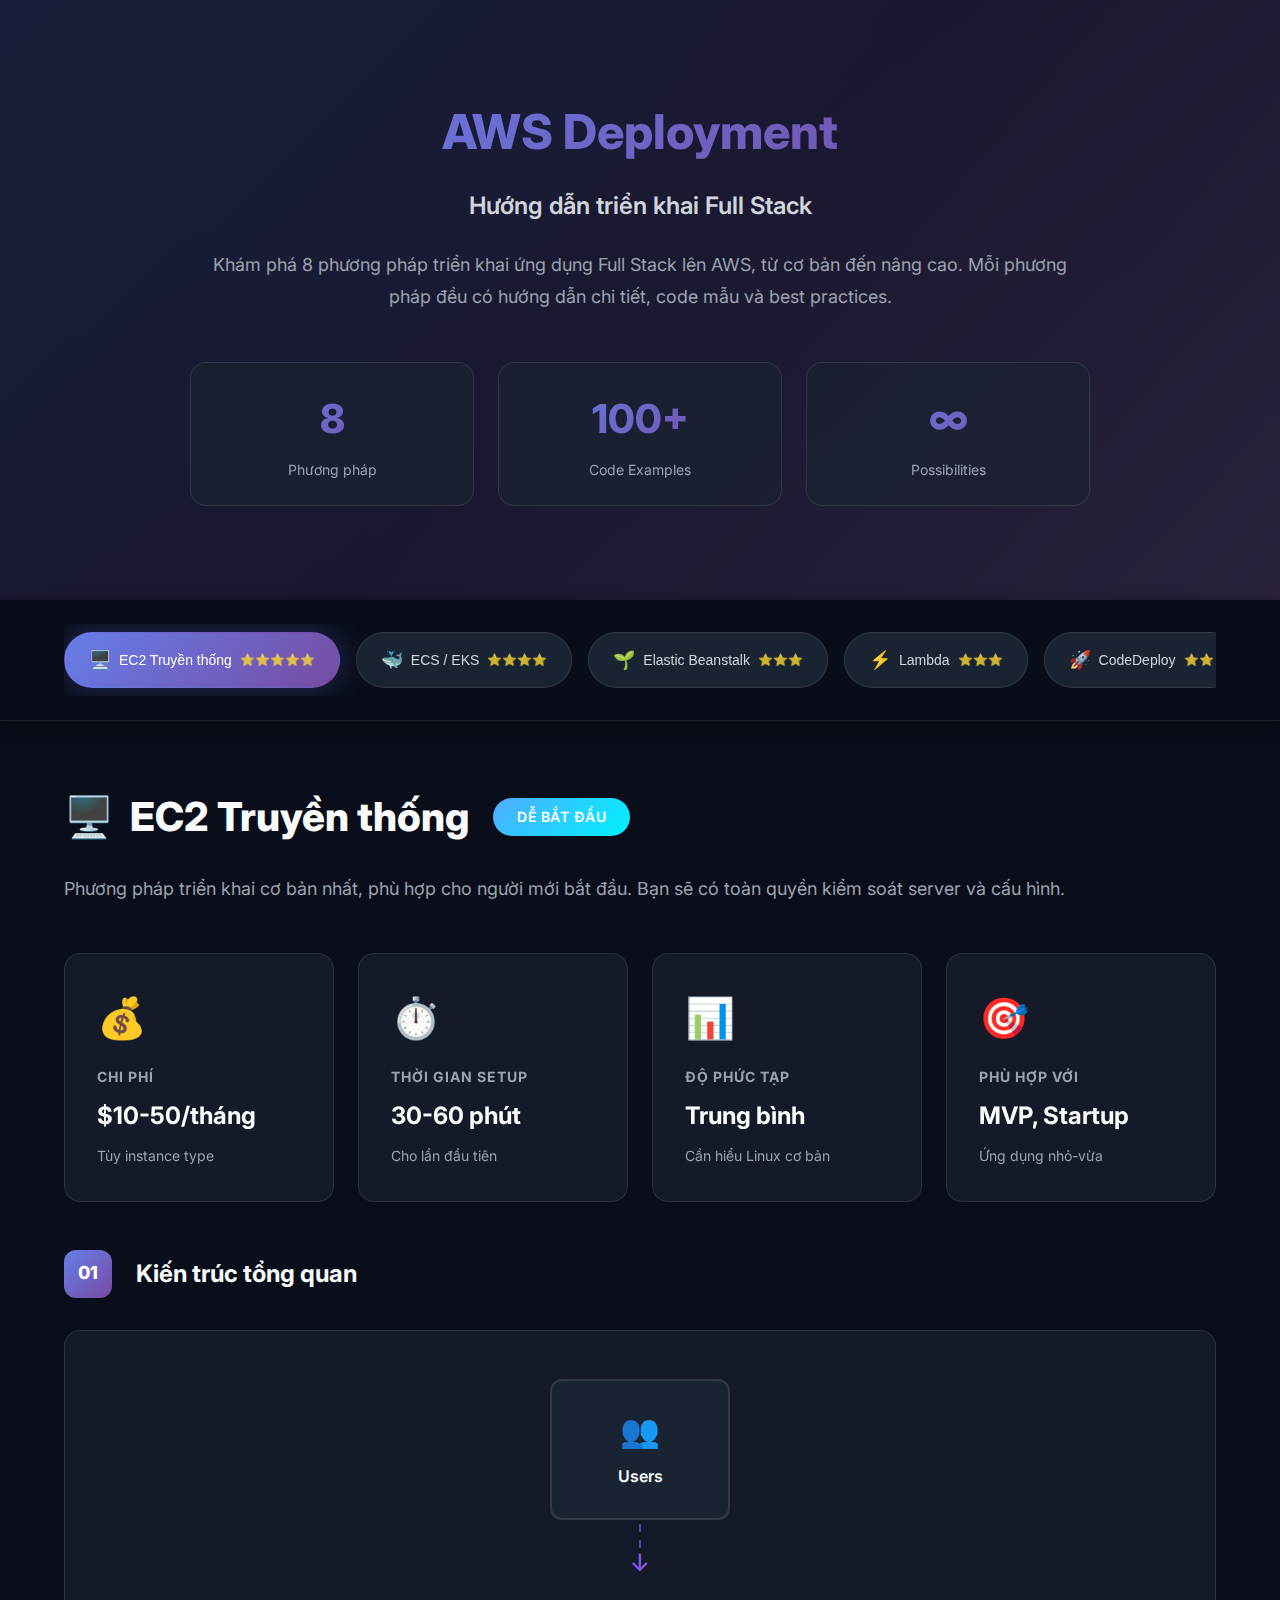
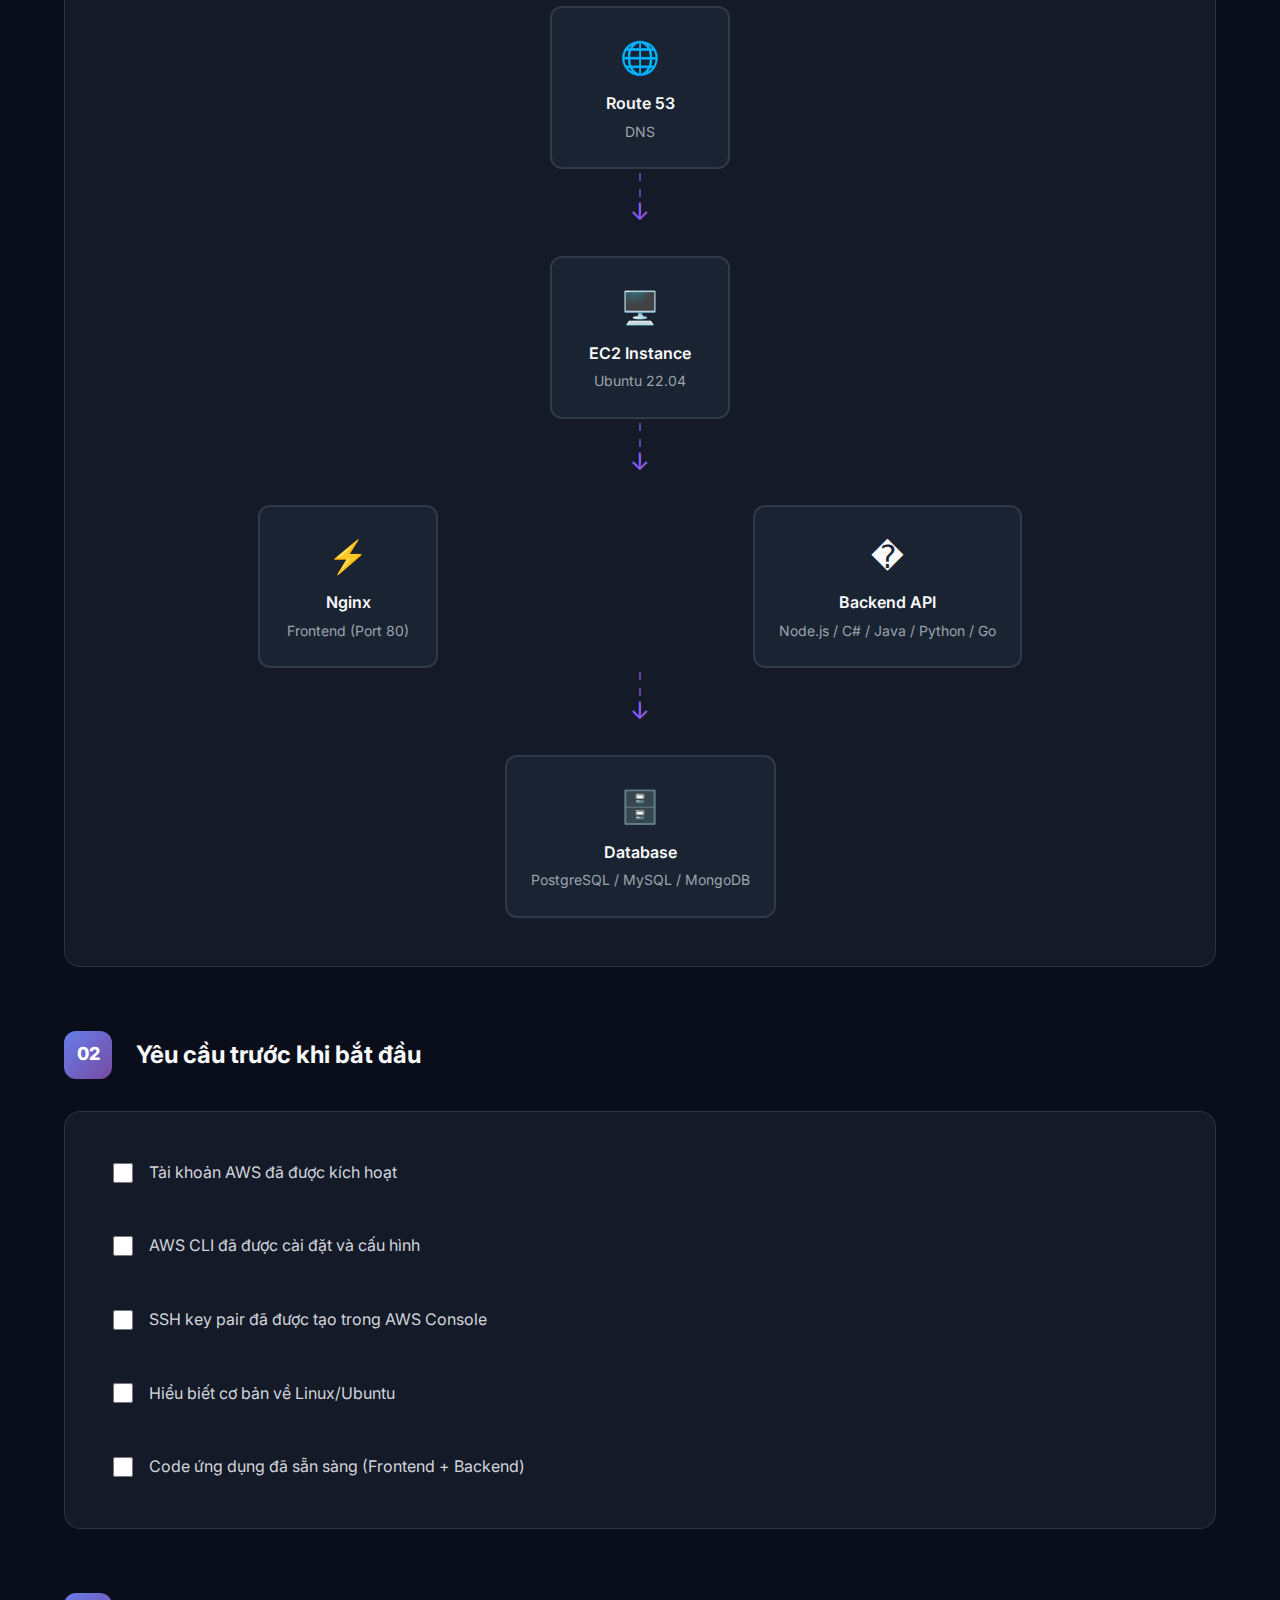
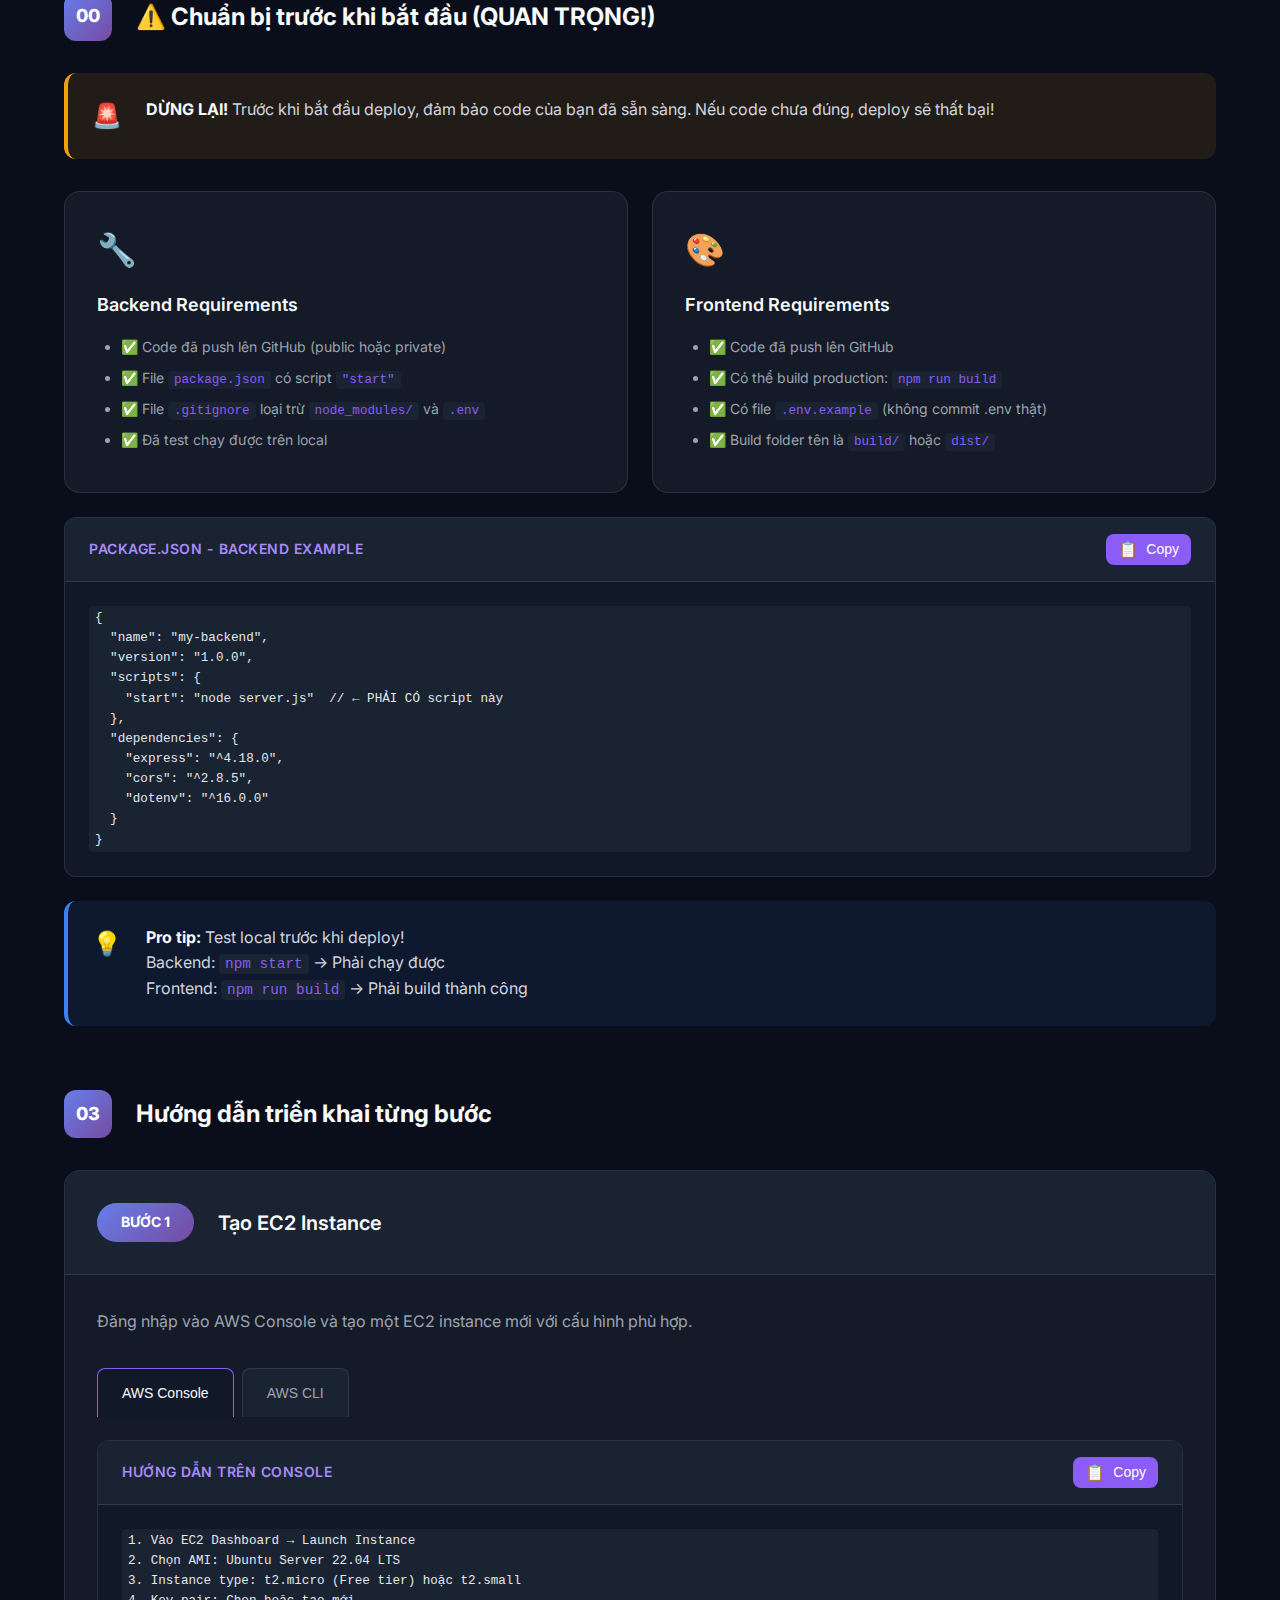
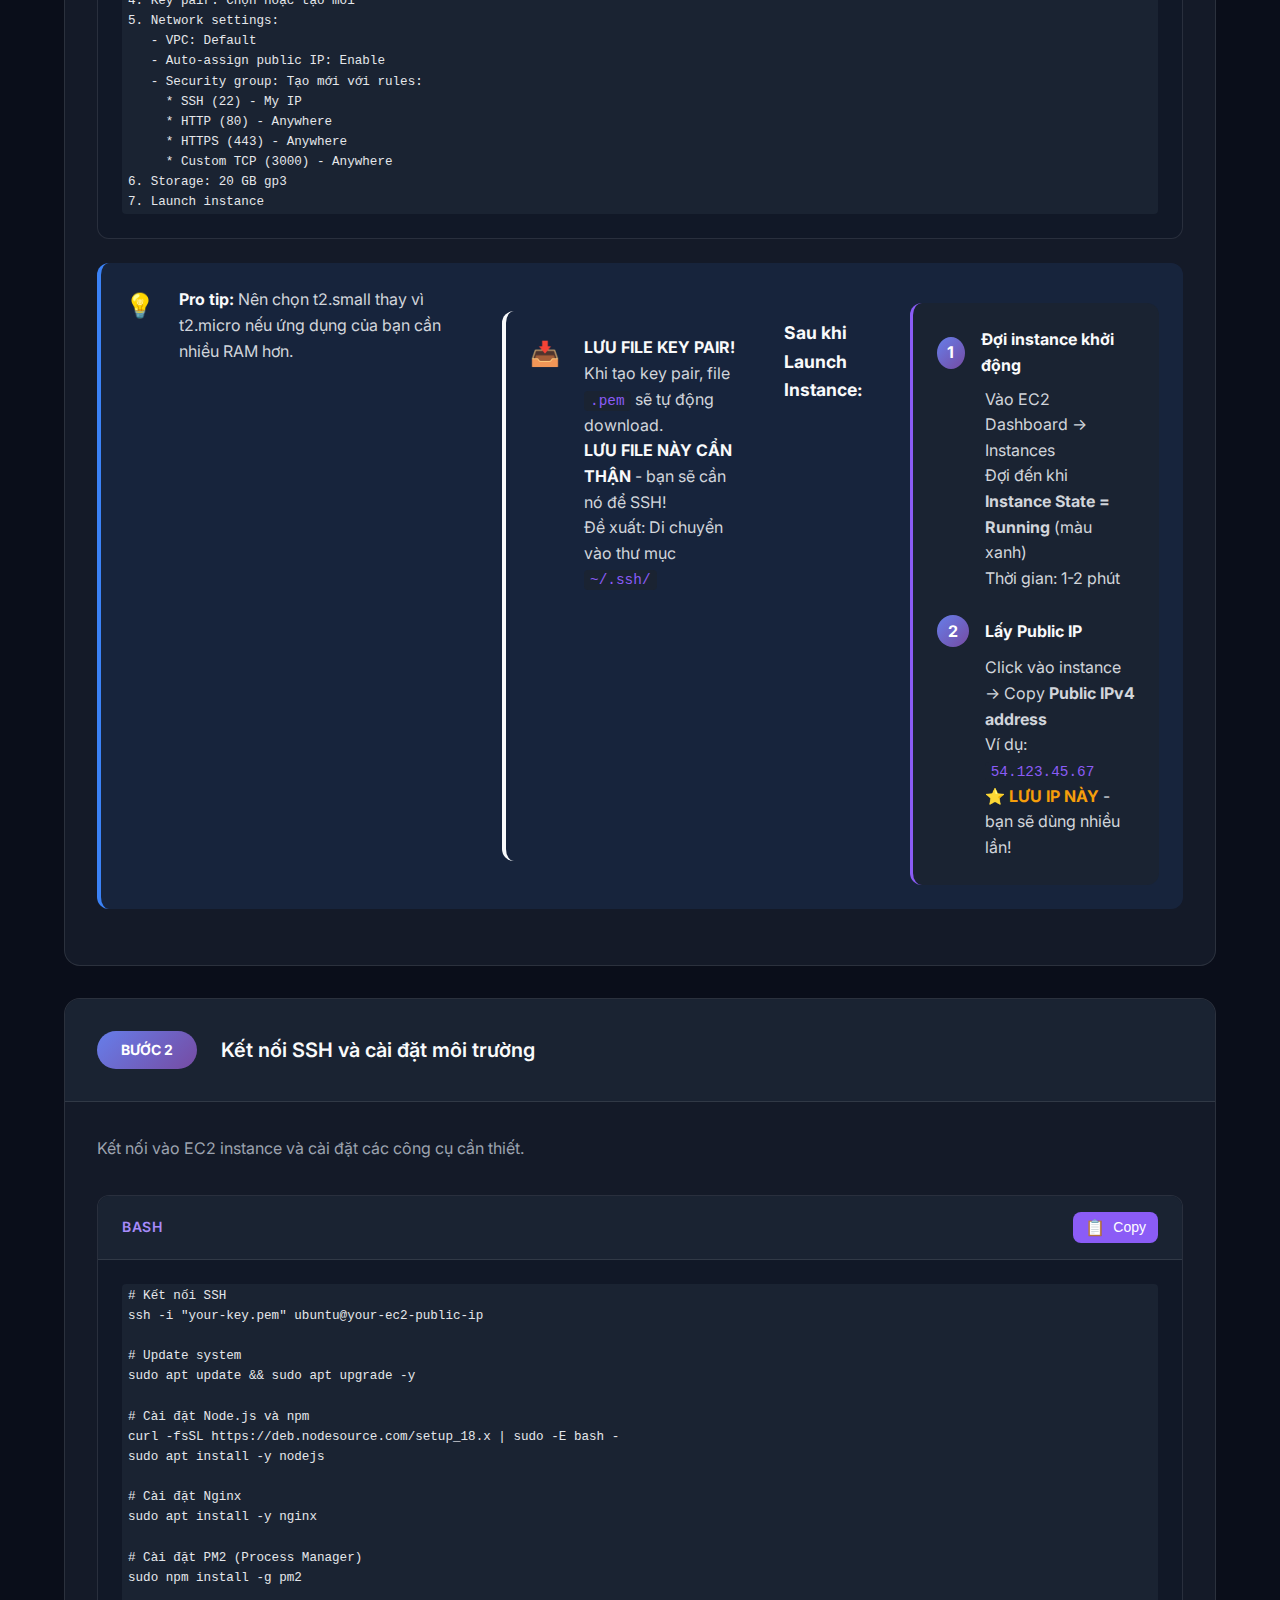
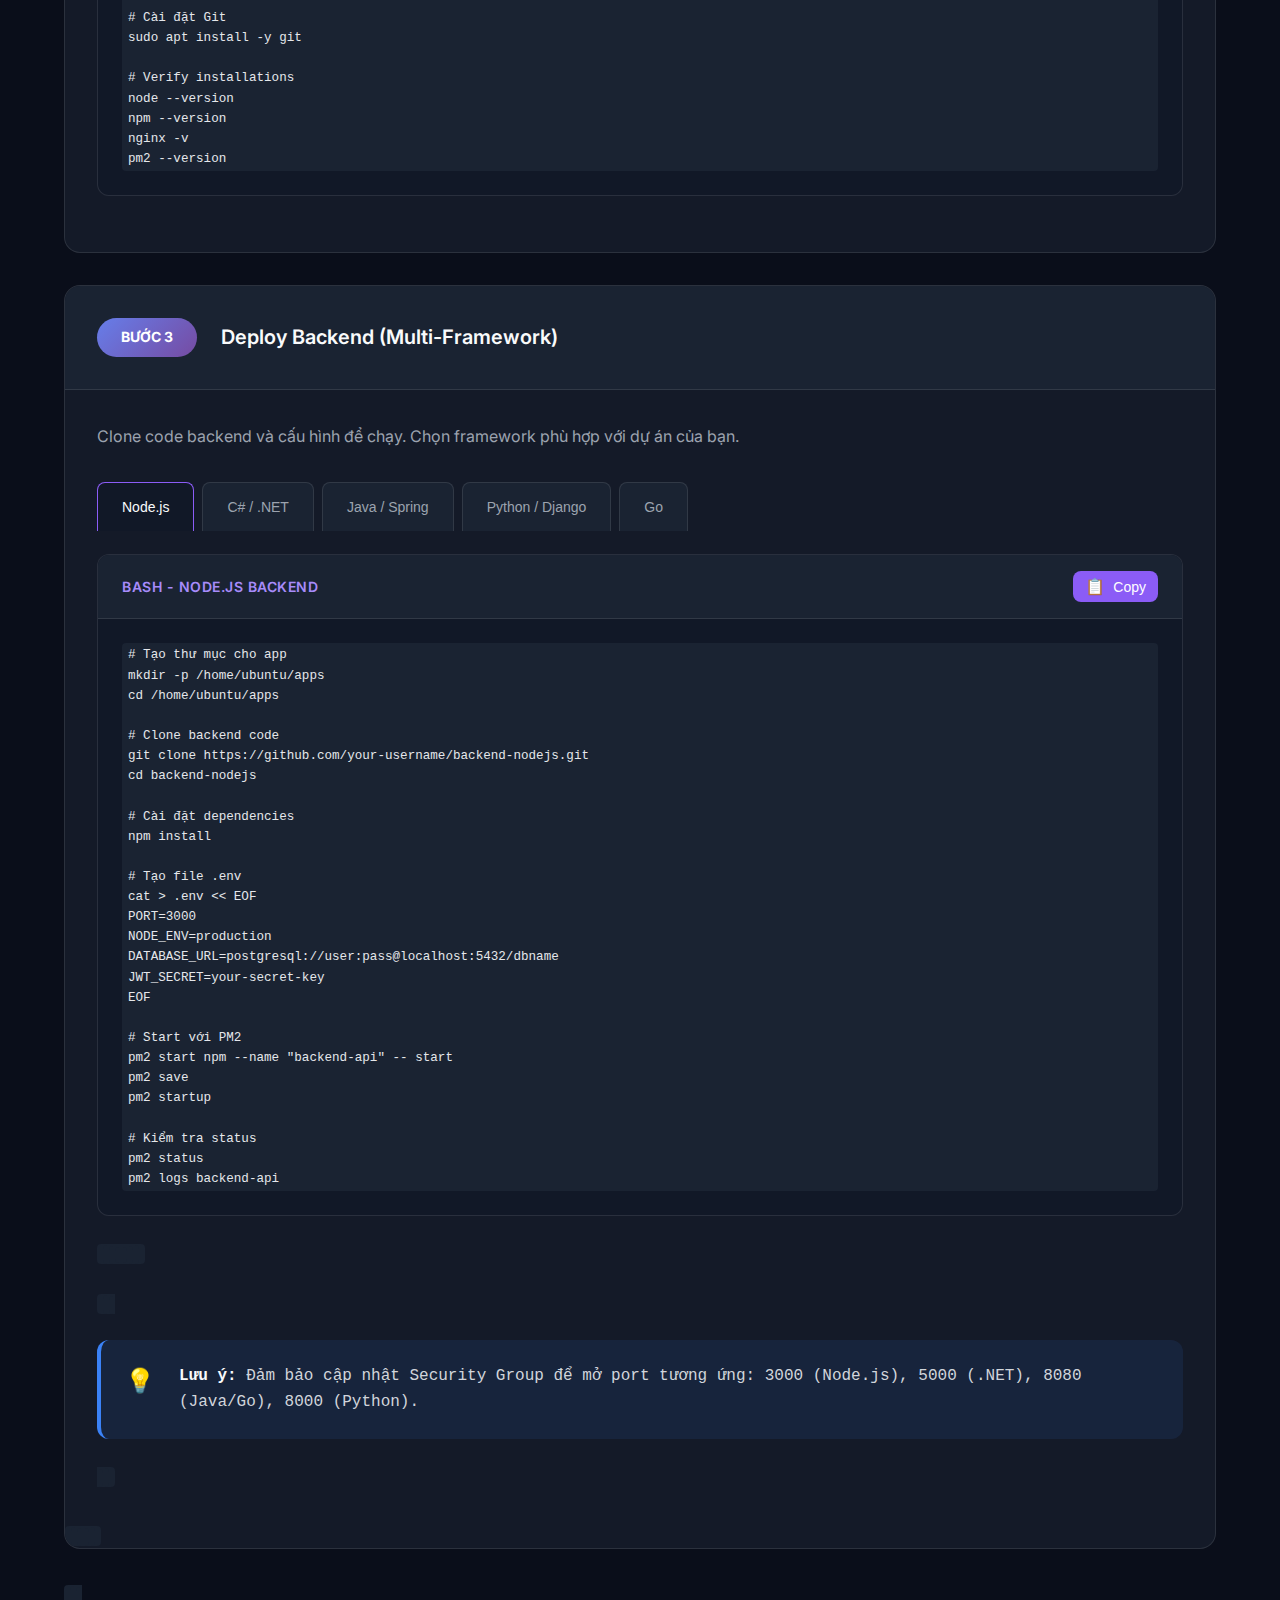
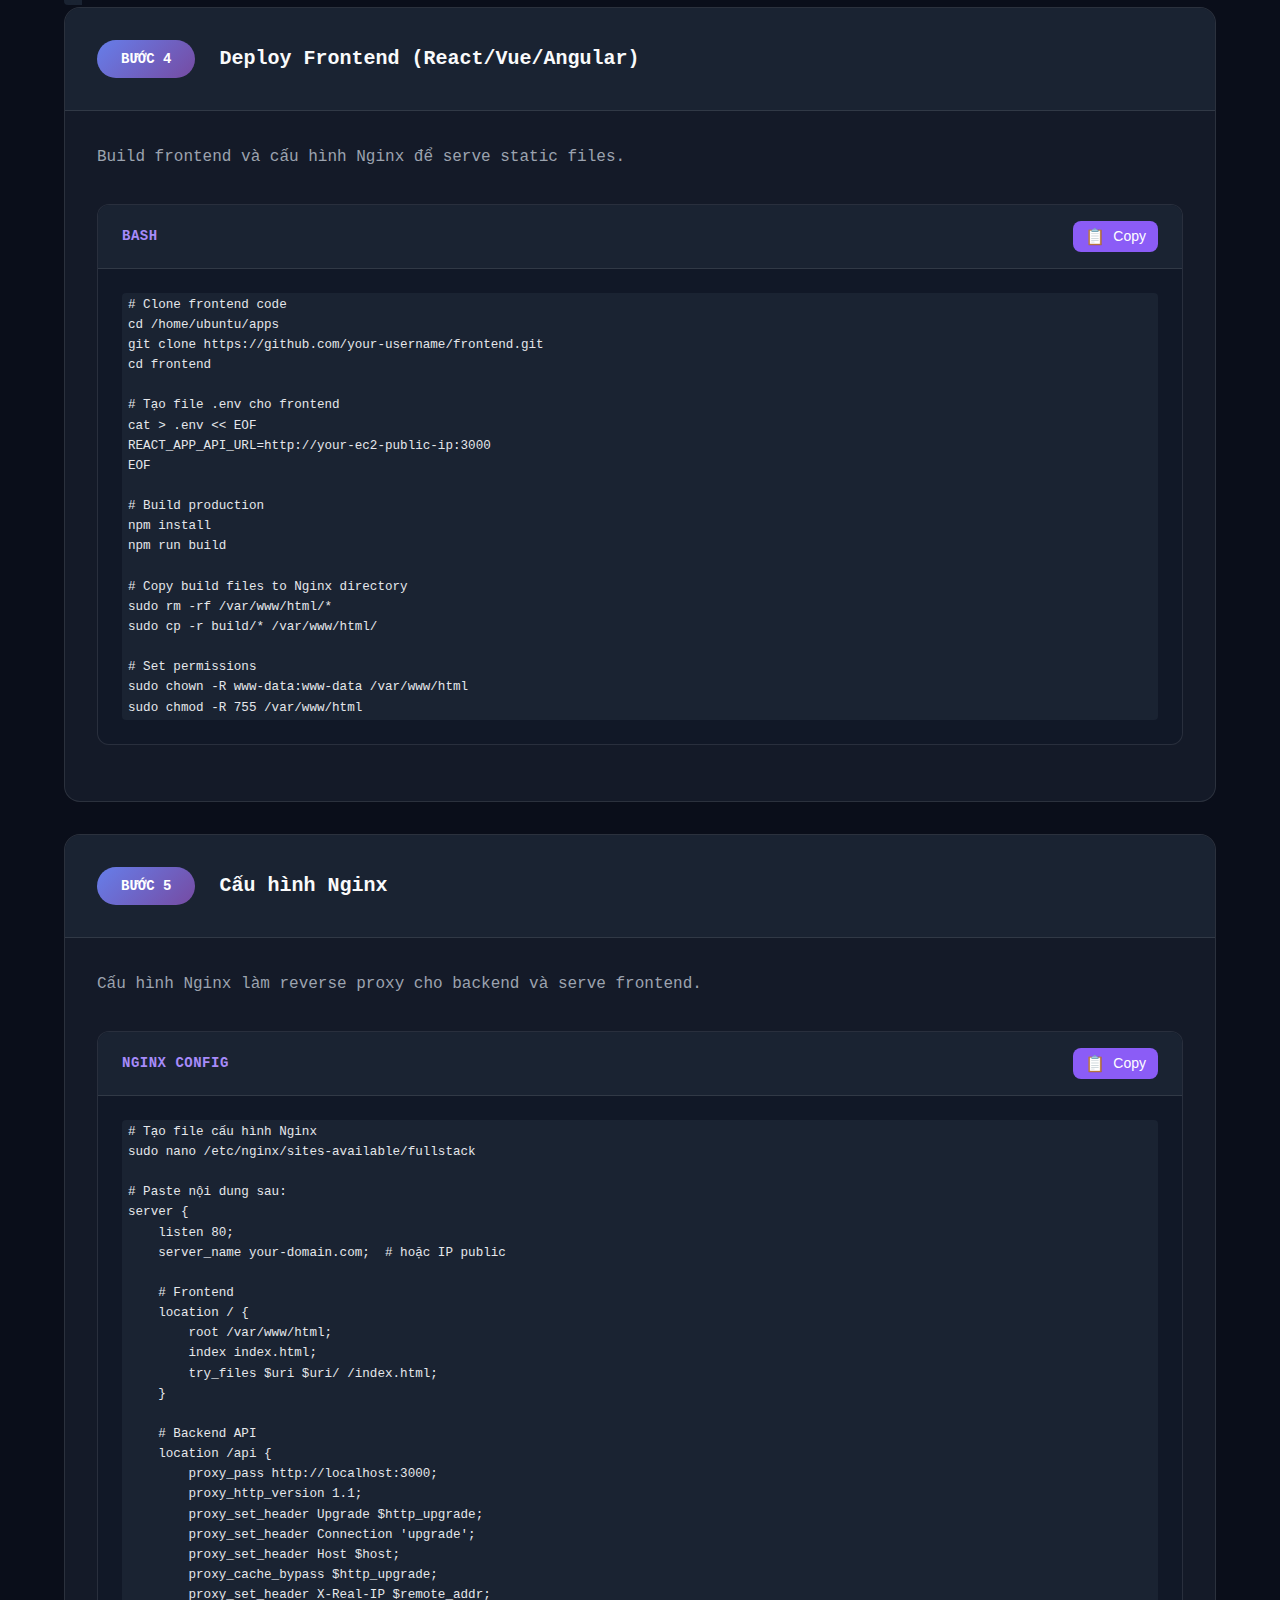
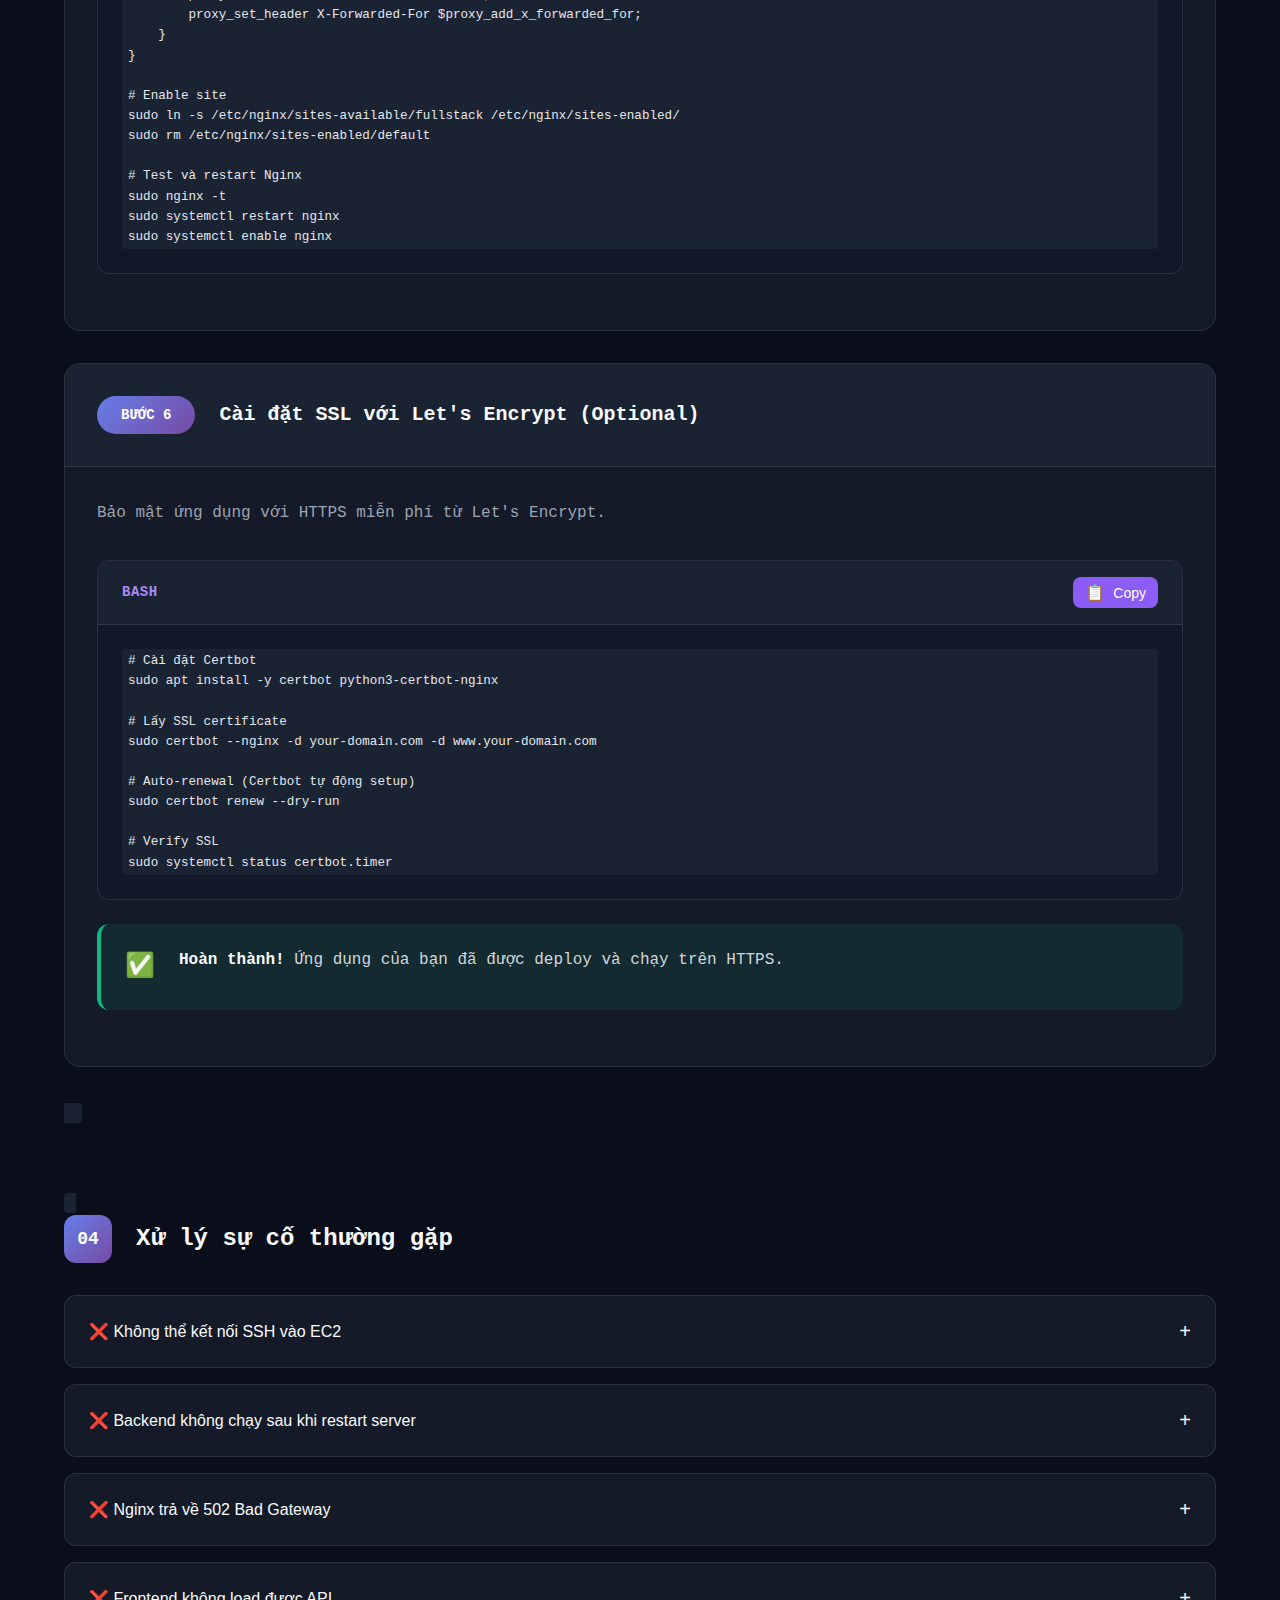
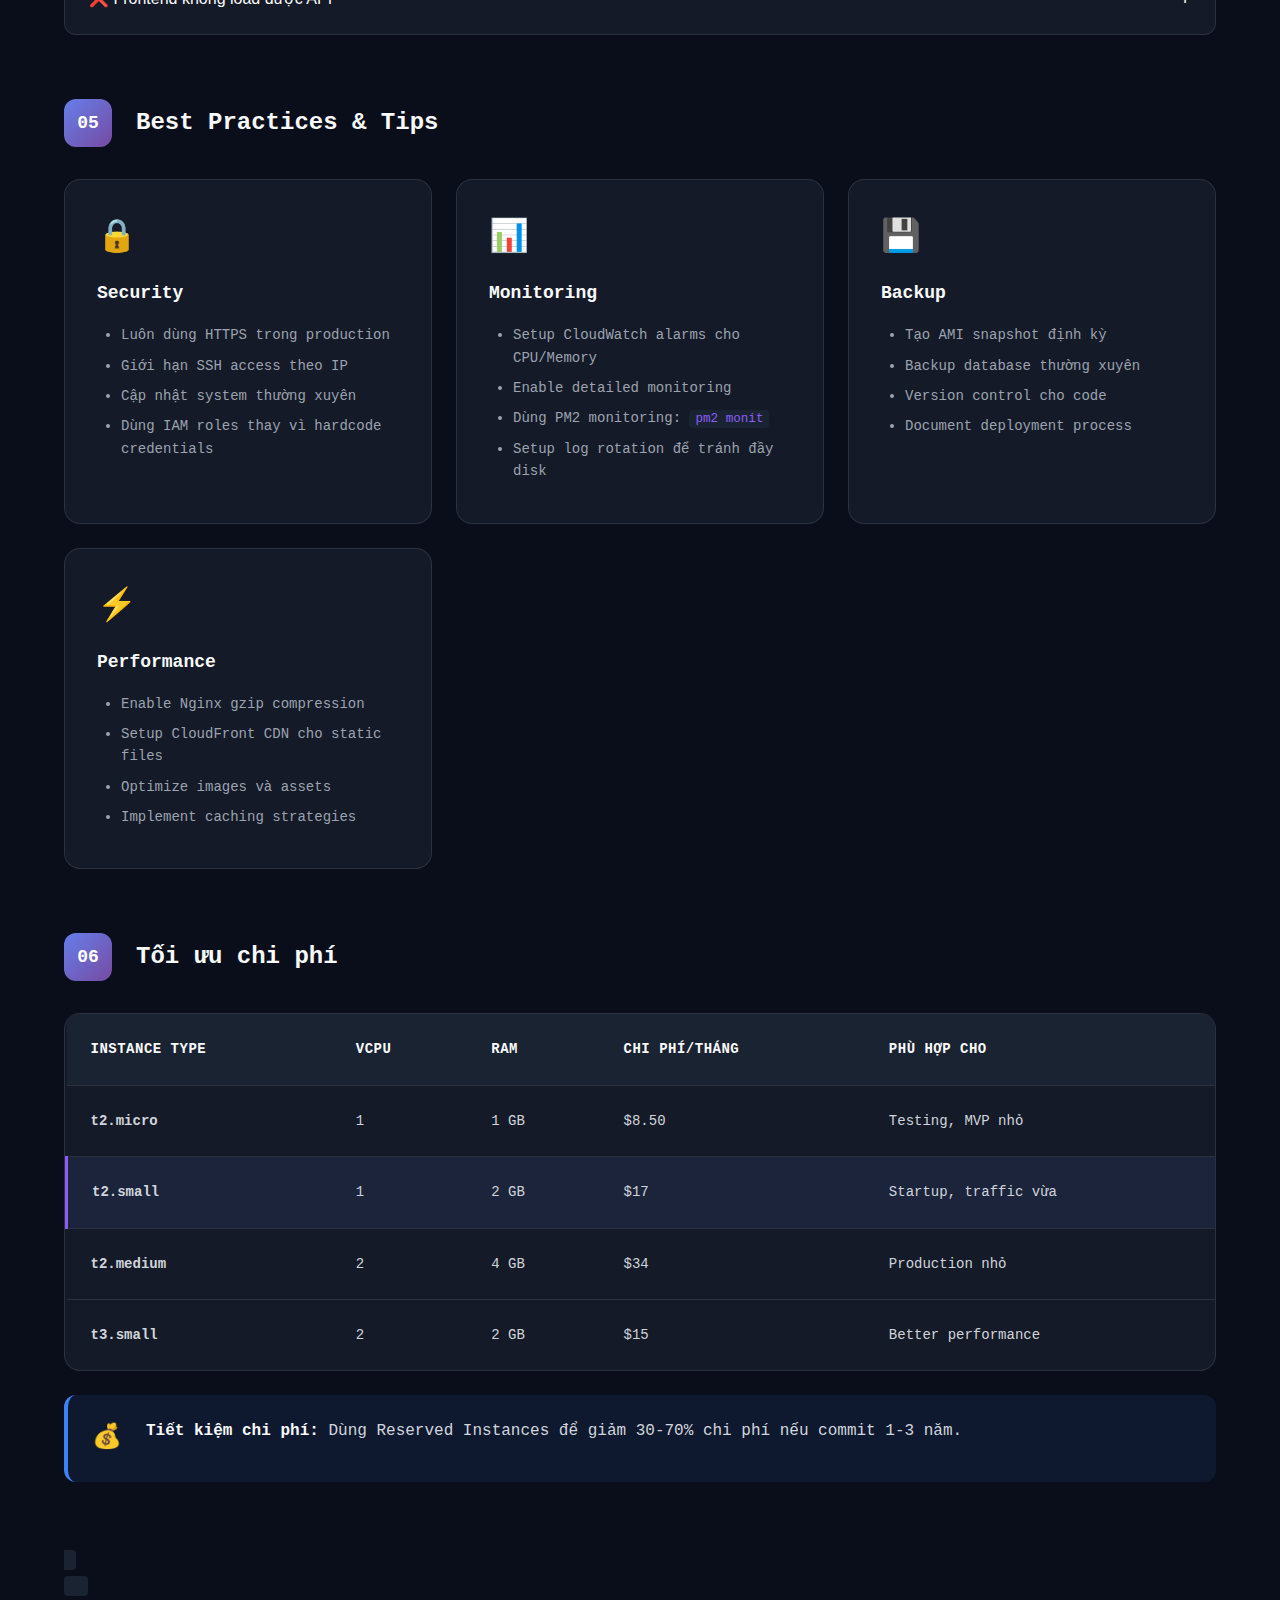
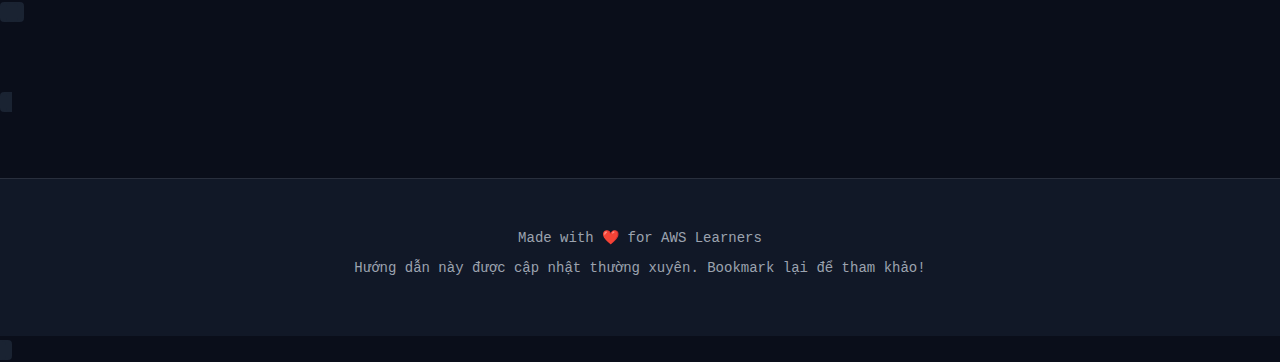
<file: index.html>
<!DOCTYPE html>
<html lang="vi">

<head>
    <meta charset="UTF-8">
    <meta name="viewport" content="width=device-width, initial-scale=1.0">
    <title>AWS Deployment Guide - Hướng dẫn triển khai Full Stack</title>
    <meta name="description"
        content="Hướng dẫn chi tiết cách triển khai ứng dụng Full Stack lên AWS với nhiều phương pháp khác nhau từ EC2, ECS/EKS, Lambda đến Terraform">
    <link rel="preconnect" href="https://fonts.googleapis.com">
    <link rel="preconnect" href="https://fonts.gstatic.com" crossorigin>
    <link href="https://fonts.googleapis.com/css2?family=Inter:wght@300;400;500;600;700;800&display=swap"
        rel="stylesheet">
    <link rel="stylesheet" href="index.css">
</head>

<body>
    <!-- Hero Section -->
    <header class="hero">
        <div class="hero-background"></div>
        <div class="container">
            <div class="hero-content">
                <h1 class="hero-title">
                    <span class="gradient-text">AWS Deployment</span>
                    <span class="hero-subtitle">Hướng dẫn triển khai Full Stack</span>
                </h1>
                <p class="hero-description">
                    Khám phá 8 phương pháp triển khai ứng dụng Full Stack lên AWS, từ cơ bản đến nâng cao.
                    Mỗi phương pháp đều có hướng dẫn chi tiết, code mẫu và best practices.
                </p>
                <div class="hero-stats">
                    <div class="stat-card">
                        <div class="stat-number">8</div>
                        <div class="stat-label">Phương pháp</div>
                    </div>
                    <div class="stat-card">
                        <div class="stat-number">100+</div>
                        <div class="stat-label">Code Examples</div>
                    </div>
                    <div class="stat-card">
                        <div class="stat-number">∞</div>
                        <div class="stat-label">Possibilities</div>
                    </div>
                </div>
            </div>
        </div>
    </header>

    <!-- Navigation Pills -->
    <nav class="nav-pills">
        <div class="container">
            <div class="pills-wrapper">
                <button class="pill active" data-method="ec2">
                    <span class="pill-icon">🖥️</span>
                    <span class="pill-text">EC2 Truyền thống</span>
                    <span class="pill-stars">⭐⭐⭐⭐⭐</span>
                </button>
                <button class="pill" data-method="ecs">
                    <span class="pill-icon">🐳</span>
                    <span class="pill-text">ECS / EKS</span>
                    <span class="pill-stars">⭐⭐⭐⭐</span>
                </button>
                <button class="pill" data-method="beanstalk">
                    <span class="pill-icon">🌱</span>
                    <span class="pill-text">Elastic Beanstalk</span>
                    <span class="pill-stars">⭐⭐⭐</span>
                </button>
                <button class="pill" data-method="lambda">
                    <span class="pill-icon">⚡</span>
                    <span class="pill-text">Lambda</span>
                    <span class="pill-stars">⭐⭐⭐</span>
                </button>
                <button class="pill" data-method="codedeploy">
                    <span class="pill-icon">🚀</span>
                    <span class="pill-text">CodeDeploy</span>
                    <span class="pill-stars">⭐⭐</span>
                </button>
                <button class="pill" data-method="iac">
                    <span class="pill-icon">📜</span>
                    <span class="pill-text">IaC</span>
                    <span class="pill-stars">⭐⭐</span>
                </button>
                <button class="pill" data-method="apprunner">
                    <span class="pill-icon">🏃</span>
                    <span class="pill-text">App Runner</span>
                    <span class="pill-stars">⭐</span>
                </button>
                <button class="pill" data-method="opsworks">
                    <span class="pill-icon">⚙️</span>
                    <span class="pill-text">OpsWorks</span>
                    <span class="pill-stars">⭐</span>
                </button>
            </div>
        </div>
    </nav>

    <!-- Main Content -->
    <main class="main-content">
        <div class="container">
            <!-- EC2 Traditional Method -->
            <section id="ec2" class="deployment-section active">
                <div class="section-header">
                    <div class="section-title-wrapper">
                        <h2 class="section-title">
                            <span class="title-icon">🖥️</span>
                            EC2 Truyền thống
                        </h2>
                        <div class="difficulty-badge easy">Dễ bắt đầu</div>
                    </div>
                    <p class="section-description">
                        Phương pháp triển khai cơ bản nhất, phù hợp cho người mới bắt đầu.
                        Bạn sẽ có toàn quyền kiểm soát server và cấu hình.
                    </p>
                </div>

                <!-- Overview Cards -->
                <div class="overview-grid">
                    <div class="overview-card">
                        <div class="card-icon">💰</div>
                        <h3>Chi phí</h3>
                        <p>$10-50/tháng</p>
                        <span class="card-detail">Tùy instance type</span>
                    </div>
                    <div class="overview-card">
                        <div class="card-icon">⏱️</div>
                        <h3>Thời gian setup</h3>
                        <p>30-60 phút</p>
                        <span class="card-detail">Cho lần đầu tiên</span>
                    </div>
                    <div class="overview-card">
                        <div class="card-icon">📊</div>
                        <h3>Độ phức tạp</h3>
                        <p>Trung bình</p>
                        <span class="card-detail">Cần hiểu Linux cơ bản</span>
                    </div>
                    <div class="overview-card">
                        <div class="card-icon">🎯</div>
                        <h3>Phù hợp với</h3>
                        <p>MVP, Startup</p>
                        <span class="card-detail">Ứng dụng nhỏ-vừa</span>
                    </div>
                </div>

                <!-- Architecture Diagram -->
                <div class="content-block">
                    <h3 class="block-title">
                        <span class="title-number">01</span>
                        Kiến trúc tổng quan
                    </h3>
                    <div class="architecture-diagram">
                        <div class="arch-layer">
                            <div class="arch-component user">
                                <div class="component-icon">👥</div>
                                <div class="component-label">Users</div>
                            </div>
                        </div>
                        <div class="arch-arrow">↓</div>
                        <div class="arch-layer">
                            <div class="arch-component route53">
                                <div class="component-icon">🌐</div>
                                <div class="component-label">Route 53</div>
                                <div class="component-sublabel">DNS</div>
                            </div>
                        </div>
                        <div class="arch-arrow">↓</div>
                        <div class="arch-layer">
                            <div class="arch-component ec2">
                                <div class="component-icon">🖥️</div>
                                <div class="component-label">EC2 Instance</div>
                                <div class="component-sublabel">Ubuntu 22.04</div>
                            </div>
                        </div>
                        <div class="arch-arrow">↓</div>
                        <div class="arch-layer split">
                            <div class="arch-component nginx">
                                <div class="component-icon">⚡</div>
                                <div class="component-label">Nginx</div>
                                <div class="component-sublabel">Frontend (Port 80)</div>
                            </div>
                            <div class="arch-component nodejs">
                                <div class="component-icon">�</div>
                                <div class="component-label">Backend API</div>
                                <div class="component-sublabel">Node.js / C# / Java / Python / Go</div>
                            </div>
                        </div>
                        <div class="arch-arrow">↓</div>
                        <div class="arch-layer">
                            <div class="arch-component rds">
                                <div class="component-icon">🗄️</div>
                                <div class="component-label">Database</div>
                                <div class="component-sublabel">PostgreSQL / MySQL / MongoDB</div>
                            </div>
                        </div>
                    </div>
                </div>

                <!-- Prerequisites -->
                <div class="content-block">
                    <h3 class="block-title">
                        <span class="title-number">02</span>
                        Yêu cầu trước khi bắt đầu
                    </h3>
                    <div class="checklist">
                        <label class="checklist-item">
                            <input type="checkbox" class="checklist-checkbox">
                            <span class="checklist-text">Tài khoản AWS đã được kích hoạt</span>
                        </label>
                        <label class="checklist-item">
                            <input type="checkbox" class="checklist-checkbox">
                            <span class="checklist-text">AWS CLI đã được cài đặt và cấu hình</span>
                        </label>
                        <label class="checklist-item">
                            <input type="checkbox" class="checklist-checkbox">
                            <span class="checklist-text">SSH key pair đã được tạo trong AWS Console</span>
                        </label>
                        <label class="checklist-item">
                            <input type="checkbox" class="checklist-checkbox">
                            <span class="checklist-text">Hiểu biết cơ bản về Linux/Ubuntu</span>
                        </label>
                        <label class="checklist-item">
                            <input type="checkbox" class="checklist-checkbox">
                            <span class="checklist-text">Code ứng dụng đã sẵn sàng (Frontend + Backend)</span>
                        </label>
                    </div>
                </div>

                <!-- THÊM VÀO SAU PHẦN PREREQUISITES, TRƯỚC "Step by Step Guide" -->

<!-- Step 0 - Preparation -->
<div class="content-block">
    <h3 class="block-title">
        <span class="title-number">00</span>
        ⚠️ Chuẩn bị trước khi bắt đầu (QUAN TRỌNG!)
    </h3>

    <div class="info-box warning" style="margin-bottom: 2rem;">
        <div class="info-icon">🚨</div>
        <div class="info-content">
            <strong>DỪNG LẠI!</strong> Trước khi bắt đầu deploy, đảm bảo code của bạn đã sẵn sàng. Nếu code chưa đúng,
            deploy sẽ thất bại!
        </div>
    </div>

    <div class="tips-grid">
        <div class="tip-card">
            <div class="tip-icon">🔧</div>
            <h4>Backend Requirements</h4>
            <ul>
                <li>✅ Code đã push lên GitHub (public hoặc private)</li>
                <li>✅ File <code>package.json</code> có script <code>"start"</code></li>
                <li>✅ File <code>.gitignore</code> loại trừ <code>node_modules/</code> và <code>.env</code></li>
                <li>✅ Đã test chạy được trên local</li>
            </ul>
        </div>

        <div class="tip-card">
            <div class="tip-icon">🎨</div>
            <h4>Frontend Requirements</h4>
            <ul>
                <li>✅ Code đã push lên GitHub</li>
                <li>✅ Có thể build production: <code>npm run build</code></li>
                <li>✅ Có file <code>.env.example</code> (không commit .env thật)</li>
                <li>✅ Build folder tên là <code>build/</code> hoặc <code>dist/</code></li>
            </ul>
        </div>
    </div>

    <div class="code-block" style="margin-top: 1.5rem;">
        <div class="code-header">
            <span class="code-language">package.json - Backend Example</span>
            <button class="copy-btn" onclick="copyCode(this)">
                <span class="copy-icon">📋</span>
                Copy
            </button>
        </div>
        <pre><code>{
  "name": "my-backend",
  "version": "1.0.0",
  "scripts": {
    "start": "node server.js"  // ← PHẢI CÓ script này
  },
  "dependencies": {
    "express": "^4.18.0",
    "cors": "^2.8.5",
    "dotenv": "^16.0.0"
  }
}</code></pre>
    </div>

    <div class="info-box tip" style="margin-top: 1.5rem;">
        <div class="info-icon">💡</div>
        <div class="info-content">
            <strong>Pro tip:</strong> Test local trước khi deploy!<br>
            Backend: <code>npm start</code> → Phải chạy được<br>
            Frontend: <code>npm run build</code> → Phải build thành công
        </div>
    </div>
</div>

                <!-- Step by Step Guide -->
                <div class="content-block">
                    <h3 class="block-title">
                        <span class="title-number">03</span>
                        Hướng dẫn triển khai từng bước
                    </h3>

                    <!-- Step 1 -->
                    <div class="step-card">
                        <div class="step-header">
                            <div class="step-number">Bước 1</div>
                            <h4 class="step-title">Tạo EC2 Instance</h4>
                        </div>
                        <div class="step-content">
                            <p class="step-description">
                                Đăng nhập vào AWS Console và tạo một EC2 instance mới với cấu hình phù hợp.
                            </p>

                            <div class="code-tabs">
                                <div class="code-tab-buttons">
                                    <button class="code-tab-btn active" data-tab="console">AWS Console</button>
                                    <button class="code-tab-btn" data-tab="cli">AWS CLI</button>
                                </div>
                                <div class="code-tab-content active" data-tab="console">
                                    <div class="code-block">
                                        <div class="code-header">
                                            <span class="code-language">Hướng dẫn trên Console</span>
                                            <button class="copy-btn" onclick="copyCode(this)">
                                                <span class="copy-icon">📋</span>
                                                Copy
                                            </button>
                                        </div>
                                        <pre><code>1. Vào EC2 Dashboard → Launch Instance
2. Chọn AMI: Ubuntu Server 22.04 LTS
3. Instance type: t2.micro (Free tier) hoặc t2.small
4. Key pair: Chọn hoặc tạo mới
5. Network settings:
   - VPC: Default
   - Auto-assign public IP: Enable
   - Security group: Tạo mới với rules:
     * SSH (22) - My IP
     * HTTP (80) - Anywhere
     * HTTPS (443) - Anywhere
     * Custom TCP (3000) - Anywhere
6. Storage: 20 GB gp3
7. Launch instance</code></pre>
                                    </div>
                                </div>
                                <div class="code-tab-content" data-tab="cli">
                                    <div class="code-block">
                                        <div class="code-header">
                                            <span class="code-language">Bash</span>
                                            <button class="copy-btn" onclick="copyCode(this)">
                                                <span class="copy-icon">📋</span>
                                                Copy
                                            </button>
                                        </div>
                                        <pre><code># Tạo security group
aws ec2 create-security-group \
  --group-name fullstack-sg \
  --description "Security group for full stack app"

# Thêm inbound rules
aws ec2 authorize-security-group-ingress \
  --group-name fullstack-sg \
  --protocol tcp --port 22 --cidr 0.0.0.0/0

aws ec2 authorize-security-group-ingress \
  --group-name fullstack-sg \
  --protocol tcp --port 80 --cidr 0.0.0.0/0

aws ec2 authorize-security-group-ingress \
  --group-name fullstack-sg \
  --protocol tcp --port 443 --cidr 0.0.0.0/0

aws ec2 authorize-security-group-ingress \
  --group-name fullstack-sg \
  --protocol tcp --port 3000 --cidr 0.0.0.0/0

# Launch instance
aws ec2 run-instances \
  --image-id ami-0c55b159cbfafe1f0 \
  --instance-type t2.micro \
  --key-name your-key-pair \
  --security-groups fullstack-sg \
  --block-device-mappings DeviceName=/dev/sda1,Ebs={VolumeSize=20}</code></pre>
                                    </div>
                                </div>
                            </div>

                            <div class="info-box tip">
                                <div class="info-icon">💡</div>
                                <div class="info-content">
                                    <strong>Pro tip:</strong> Nên chọn t2.small thay vì t2.micro nếu ứng dụng của bạn
                                    cần nhiều RAM hơn.
                                </div>
                            
                            <div class="info-box important" style="margin-top: 1.5rem;">
                                <div class="info-icon">📥</div>
                                <div class="info-content">
                                    <strong>LƯU FILE KEY PAIR!</strong><br>
                                    Khi tạo key pair, file <code>.pem</code> sẽ tự động download.<br>
                                    <strong>LƯU FILE NÀY CẨN THẬN</strong> - bạn sẽ cần nó để SSH!<br>
                                    Đề xuất: Di chuyển vào thư mục <code>~/.ssh/</code>
                                </div>
                            </div>

                            <h5 style="margin-top: 2rem; font-size: 1.1rem; color: var(--color-text-primary);">Sau khi Launch Instance:</h5>
                            
                            <div style="background: var(--color-bg-tertiary); border-left: 3px solid var(--color-accent-purple); padding: 1.5rem; border-radius: var(--radius-md); margin-top: 1rem;">
                                <div style="margin-bottom: 1.5rem;">
                                    <div style="display: flex; align-items: center; gap: 1rem; margin-bottom: 0.5rem;">
                                        <span style="background: var(--gradient-primary); color: white; width: 32px; height: 32px; border-radius: 50%; display: flex; align-items: center; justify-content: center; font-weight: 700;">1</span>
                                        <strong style="color: var(--color-text-primary);">Đợi instance khởi động</strong>
                                    </div>
                                    <p style="margin-left: 3rem; color: var(--color-text-secondary);">
                                        Vào EC2 Dashboard → Instances<br>
                                        Đợi đến khi <strong>Instance State = Running</strong> (màu xanh)<br>
                                        Thời gian: 1-2 phút
                                    </p>
                                </div>

                                <div>
                                    <div style="display: flex; align-items: center; gap: 1rem; margin-bottom: 0.5rem;">
                                        <span style="background: var(--gradient-primary); color: white; width: 32px; height: 32px; border-radius: 50%; display: flex; align-items: center; justify-content: center; font-weight: 700;">2</span>
                                        <strong style="color: var(--color-text-primary);">Lấy Public IP</strong>
                                    </div>
                                    <p style="margin-left: 3rem; color: var(--color-text-secondary);">
                                        Click vào instance → Copy <strong>Public IPv4 address</strong><br>
                                        Ví dụ: <code>54.123.45.67</code><br>
                                        <strong style="color: var(--color-accent-yellow);">⭐ LƯU IP NÀY</strong> - bạn sẽ dùng nhiều lần!
                                    </p>
                                </div>
                            </div>

                        </div>
                        </div>
                    </div>

                    <!-- Step 2 -->
                    <div class="step-card">
                        <div class="step-header">
                            <div class="step-number">Bước 2</div>
                            <h4 class="step-title">Kết nối SSH và cài đặt môi trường</h4>
                        </div>
                        <div class="step-content">
                            <p class="step-description">
                                Kết nối vào EC2 instance và cài đặt các công cụ cần thiết.
                            </p>

                            <div class="code-block">
                                <div class="code-header">
                                    <span class="code-language">Bash</span>
                                    <button class="copy-btn" onclick="copyCode(this)">
                                        <span class="copy-icon">📋</span>
                                        Copy
                                    </button>
                                </div>
                                <pre><code># Kết nối SSH
ssh -i "your-key.pem" ubuntu@your-ec2-public-ip

# Update system
sudo apt update && sudo apt upgrade -y

# Cài đặt Node.js và npm
curl -fsSL https://deb.nodesource.com/setup_18.x | sudo -E bash -
sudo apt install -y nodejs

# Cài đặt Nginx
sudo apt install -y nginx

# Cài đặt PM2 (Process Manager)
sudo npm install -g pm2

# Cài đặt Git
sudo apt install -y git

# Verify installations
node --version
npm --version
nginx -v
pm2 --version</code></pre>
                            </div>
                        </div>
                    </div>

                    <!-- Step 3 -->
<div class="step-card">
    <div class="step-header">
        <div class="step-number">Bước 3</div>
        <h4 class="step-title">Deploy Backend (Multi-Framework)</h4>
    </div>
    <div class="step-content">
        <p class="step-description">
            Clone code backend và cấu hình để chạy. Chọn framework phù hợp với dự án của bạn.
        </p>

        <div class="code-tabs">
            <div class="code-tab-buttons">
                <button class="code-tab-btn active" data-tab="nodejs-be">Node.js</button>
                <button class="code-tab-btn" data-tab="dotnet-be">C# / .NET</button>
                <button class="code-tab-btn" data-tab="java-be">Java / Spring</button>
                <button class="code-tab-btn" data-tab="python-be">Python / Django</button>
                <button class="code-tab-btn" data-tab="golang-be">Go</button>
            </div>

            <!-- Node.js Tab -->
            <div class="code-tab-content active" data-tab="nodejs-be">
                <div class="code-block">
                    <div class="code-header">
                        <span class="code-language">Bash - Node.js Backend</span>
                        <button class="copy-btn" onclick="copyCode(this)">
                            <span class="copy-icon">📋</span>
                            Copy
                        </button>
                    </div>
                    <pre><code># Tạo thư mục cho app
mkdir -p /home/ubuntu/apps
cd /home/ubuntu/apps

# Clone backend code
git clone https://github.com/your-username/backend-nodejs.git
cd backend-nodejs

# Cài đặt dependencies
npm install

# Tạo file .env
cat > .env << EOF
PORT=3000
NODE_ENV=production
DATABASE_URL=postgresql://user:pass@localhost:5432/dbname
JWT_SECRET=your-secret-key
EOF

# Start với PM2
pm2 start npm --name "backend-api" -- start
pm2 save
pm2 startup

# Kiểm tra status
pm2 status
pm2 logs backend-api</code></pre>
                </div>
            </div>

            <!-- .NET Tab -->
            <div class="code-tab-content" data-tab="dotnet-be">
                <div class="code-block">
                    <div class="code-header">
                        <span class="code-language">Bash - C# / .NET Backend</span>
                        <button class="copy-btn" onclick="copyCode(this)">
                            <span class="copy-icon">📋</span>
                            Copy
                        </button>
                    </div>
                    <pre><code># Cài đặt .NET SDK
wget https://dot.net/v1/dotnet-install.sh
chmod +x dotnet-install.sh
./dotnet-install.sh --channel 8.0

# Add to PATH
echo 'export PATH=$PATH:$HOME/.dotnet' >> ~/.bashrc
source ~/.bashrc

# Clone và build
cd /home/ubuntu/apps
git clone https://github.com/your-username/backend-dotnet.git
cd backend-dotnet

# Build
dotnet publish -c Release -o ./publish

# Tạo systemd service
sudo tee /etc/systemd/system/backend-api.service > /dev/null <<EOF
[Unit]
Description=ASP.NET Core Backend API

[Service]
WorkingDirectory=/home/ubuntu/apps/backend-dotnet/publish
ExecStart=/home/ubuntu/.dotnet/dotnet YourApp.dll
Restart=always
User=ubuntu
Environment=ASPNETCORE_ENVIRONMENT=Production

[Install]
WantedBy=multi-user.target
EOF

# Start service
sudo systemctl enable backend-api
sudo systemctl start backend-api
sudo systemctl status backend-api</code></pre>
                </div>
            </div>

            <!-- Java Tab -->
            <div class="code-tab-content" data-tab="java-be">
                <div class="code-block">
                    <div class="code-header">
                        <span class="code-language">Bash - Java / Spring Boot Backend</span>
                        <button class="copy-btn" onclick="copyCode(this)">
                            <span class="copy-icon">📋</span>
                            Copy
                        </button>
                    </div>
                    <pre><code># Cài đặt Java 17 và Maven
sudo apt install -y openjdk-17-jdk maven

# Clone và build
cd /home/ubuntu/apps
git clone https://github.com/your-username/backend-java.git
cd backend-java

# Build với Maven
mvn clean package -DskipTests

# Tạo systemd service
sudo tee /etc/systemd/system/backend-api.service > /dev/null <<EOF
[Unit]
Description=Spring Boot Backend API

[Service]
WorkingDirectory=/home/ubuntu/apps/backend-java
ExecStart=/usr/bin/java -jar target/app.jar --spring.profiles.active=prod
Restart=always
User=ubuntu

[Install]
WantedBy=multi-user.target
EOF

# Start service
sudo systemctl enable backend-api
sudo systemctl start backend-api
sudo journalctl -u backend-api -f</code></pre>
                </div>
            </div>

            <!-- Python Tab -->
            <div class="code-tab-content" data-tab="python-be">
                <div class="code-block">
                    <div class="code-header">
                        <span class="code-language">Bash - Python / Django Backend</span>
                        <button class="copy-btn" onclick="copyCode(this)">
                            <span class="copy-icon">📋</span>
                            Copy
                        </button>
                    </div>
                    <pre><code># Cài đặt Python
sudo apt install -y python3 python3-pip python3-venv

# Clone và setup
cd /home/ubuntu/apps
git clone https://github.com/your-username/backend-python.git
cd backend-python

# Virtual environment
python3 -m venv venv
source venv/bin/activate
pip install -r requirements.txt gunicorn

# Run migrations
python manage.py migrate
python manage.py collectstatic --noinput

# Tạo systemd service
sudo tee /etc/systemd/system/backend-api.service > /dev/null <<EOF
[Unit]
Description=Django Backend API

[Service]
WorkingDirectory=/home/ubuntu/apps/backend-python
Environment="PATH=/home/ubuntu/apps/backend-python/venv/bin"
ExecStart=/home/ubuntu/apps/backend-python/venv/bin/gunicorn --workers 3 --bind 0.0.0.0:8000 myproject.wsgi:application
Restart=always
User=ubuntu

[Install]
WantedBy=multi-user.target
EOF

# Start service
sudo systemctl enable backend-api
sudo systemctl start backend-api</code></pre>
                </div>
            </div>

            <!-- Go Tab -->
            <div class="code-tab-content" data-tab="golang-be">
                <div class="code-block">
                    <div class="code-header">
                        <span class="code-language">Bash - Go Backend</span>
                        <button class="copy-btn" onclick="copyCode(this)">
                            <span class="copy-icon">📋</span>
                            Copy
                        </button>
                    </div>
                    <pre><code># Cài đặt Go
wget https://go.dev/dl/go1.21.5.linux-amd64.tar.gz
sudo rm -rf /usr/local/go
sudo tar -C /usr/local -xzf go1.21.5.linux-amd64.tar.gz
echo 'export PATH=$PATH:/usr/local/go/bin' >> ~/.bashrc
source ~/.bashrc

# Clone và build
cd /home/ubuntu/apps
git clone https://github.com/your-username/backend-go.git
cd backend-go

# Build
go mod download
go build -o backend-api .

# Tạo systemd service
sudo tee /etc/systemd/system/backend-api.service > /dev/null <<EOF
[Unit]
Description=Go Backend API

[Service]
WorkingDirectory=/home/ubuntu/apps/backend-go
ExecStart=/home/ubuntu/apps/backend-go/backend-api
Restart=always
User=ubuntu
Environment="GIN_MODE=release"

[Install]
WantedBy=multi-user.target
EOF

# Start service
sudo systemctl enable backend-api
sudo systemctl start backend-api
sudo journalctl -u backend-api -f</code></pre>
                </div>
            </div>
        </div>

        <div class="info-box tip">
            <div class="info-icon">💡</div>
            <div class="info-content">
                <strong>Lưu ý:</strong> Đảm bảo cập nhật Security Group để mở port tương ứng: 3000 (Node.js), 5000
                (.NET), 8080 (Java/Go), 8000 (Python).
            </div>
        </div>
    </div>
</div>

                    <!-- Step 4 -->
                    <div class="step-card">
                        <div class="step-header">
                            <div class="step-number">Bước 4</div>
                            <h4 class="step-title">Deploy Frontend (React/Vue/Angular)</h4>
                        </div>
                        <div class="step-content">
                            <p class="step-description">
                                Build frontend và cấu hình Nginx để serve static files.
                            </p>

                            <div class="code-block">
                                <div class="code-header">
                                    <span class="code-language">Bash</span>
                                    <button class="copy-btn" onclick="copyCode(this)">
                                        <span class="copy-icon">📋</span>
                                        Copy
                                    </button>
                                </div>
                                <pre><code># Clone frontend code
cd /home/ubuntu/apps
git clone https://github.com/your-username/frontend.git
cd frontend

# Tạo file .env cho frontend
cat > .env << EOF
REACT_APP_API_URL=http://your-ec2-public-ip:3000
EOF

# Build production
npm install
npm run build

# Copy build files to Nginx directory
sudo rm -rf /var/www/html/*
sudo cp -r build/* /var/www/html/

# Set permissions
sudo chown -R www-data:www-data /var/www/html
sudo chmod -R 755 /var/www/html</code></pre>
                            </div>
                        </div>
                    </div>

                    <!-- Step 5 -->
                    <div class="step-card">
                        <div class="step-header">
                            <div class="step-number">Bước 5</div>
                            <h4 class="step-title">Cấu hình Nginx</h4>
                        </div>
                        <div class="step-content">
                            <p class="step-description">
                                Cấu hình Nginx làm reverse proxy cho backend và serve frontend.
                            </p>

                            <div class="code-block">
                                <div class="code-header">
                                    <span class="code-language">Nginx Config</span>
                                    <button class="copy-btn" onclick="copyCode(this)">
                                        <span class="copy-icon">📋</span>
                                        Copy
                                    </button>
                                </div>
                                <pre><code># Tạo file cấu hình Nginx
sudo nano /etc/nginx/sites-available/fullstack

# Paste nội dung sau:
server {
    listen 80;
    server_name your-domain.com;  # hoặc IP public

    # Frontend
    location / {
        root /var/www/html;
        index index.html;
        try_files $uri $uri/ /index.html;
    }

    # Backend API
    location /api {
        proxy_pass http://localhost:3000;
        proxy_http_version 1.1;
        proxy_set_header Upgrade $http_upgrade;
        proxy_set_header Connection 'upgrade';
        proxy_set_header Host $host;
        proxy_cache_bypass $http_upgrade;
        proxy_set_header X-Real-IP $remote_addr;
        proxy_set_header X-Forwarded-For $proxy_add_x_forwarded_for;
    }
}

# Enable site
sudo ln -s /etc/nginx/sites-available/fullstack /etc/nginx/sites-enabled/
sudo rm /etc/nginx/sites-enabled/default

# Test và restart Nginx
sudo nginx -t
sudo systemctl restart nginx
sudo systemctl enable nginx</code></pre>
                            </div>
                        </div>
                    </div>

                    <!-- Step 6 -->
                    <div class="step-card">
                        <div class="step-header">
                            <div class="step-number">Bước 6</div>
                            <h4 class="step-title">Cài đặt SSL với Let's Encrypt (Optional)</h4>
                        </div>
                        <div class="step-content">
                            <p class="step-description">
                                Bảo mật ứng dụng với HTTPS miễn phí từ Let's Encrypt.
                            </p>

                            <div class="code-block">
                                <div class="code-header">
                                    <span class="code-language">Bash</span>
                                    <button class="copy-btn" onclick="copyCode(this)">
                                        <span class="copy-icon">📋</span>
                                        Copy
                                    </button>
                                </div>
                                <pre><code># Cài đặt Certbot
sudo apt install -y certbot python3-certbot-nginx

# Lấy SSL certificate
sudo certbot --nginx -d your-domain.com -d www.your-domain.com

# Auto-renewal (Certbot tự động setup)
sudo certbot renew --dry-run

# Verify SSL
sudo systemctl status certbot.timer</code></pre>
                            </div>

                            <div class="info-box success">
                                <div class="info-icon">✅</div>
                                <div class="info-content">
                                    <strong>Hoàn thành!</strong> Ứng dụng của bạn đã được deploy và chạy trên HTTPS.
                                </div>
                            </div>
                        </div>
                    </div>
                </div>

                <!-- Troubleshooting -->
                <div class="content-block">
                    <h3 class="block-title">
                        <span class="title-number">04</span>
                        Xử lý sự cố thường gặp
                    </h3>

                    <div class="accordion">
                        <div class="accordion-item">
                            <button class="accordion-header">
                                <span>❌ Không thể kết nối SSH vào EC2</span>
                                <span class="accordion-icon">+</span>
                            </button>
                            <div class="accordion-content">
                                <ul>
                                    <li>Kiểm tra Security Group có mở port 22 chưa</li>
                                    <li>Verify IP của bạn trong whitelist</li>
                                    <li>Đảm bảo file .pem có quyền 400: <code>chmod 400 your-key.pem</code></li>
                                    <li>Kiểm tra EC2 instance đang chạy (running state)</li>
                                </ul>
                            </div>
                        </div>

                        <div class="accordion-item">
                            <button class="accordion-header">
                                <span>❌ Backend không chạy sau khi restart server</span>
                                <span class="accordion-icon">+</span>
                            </button>
                            <div class="accordion-content">
                                <ul>
                                    <li>Chạy <code>pm2 startup</code> để tạo startup script</li>
                                    <li>Chạy <code>pm2 save</code> để lưu danh sách process</li>
                                    <li>Kiểm tra logs: <code>pm2 logs backend</code></li>
                                    <li>Restart PM2: <code>pm2 restart backend</code></li>
                                </ul>
                            </div>
                        </div>

                        <div class="accordion-item">
                            <button class="accordion-header">
                                <span>❌ Nginx trả về 502 Bad Gateway</span>
                                <span class="accordion-icon">+</span>
                            </button>
                            <div class="accordion-content">
                                <ul>
                                    <li>Kiểm tra backend có đang chạy: <code>pm2 status</code></li>
                                    <li>Verify port trong Nginx config khớp với backend port</li>
                                    <li>Check Nginx error logs: <code>sudo tail -f /var/log/nginx/error.log</code></li>
                                    <li>Test backend trực tiếp: <code>curl http://localhost:3000</code></li>
                                </ul>
                            </div>
                        </div>

                        <div class="accordion-item">
                            <button class="accordion-header">
                                <span>❌ Frontend không load được API</span>
                                <span class="accordion-icon">+</span>
                            </button>
                            <div class="accordion-content">
                                <ul>
                                    <li>Kiểm tra REACT_APP_API_URL trong .env</li>
                                    <li>Verify CORS settings trong backend</li>
                                    <li>Check browser console cho errors</li>
                                    <li>Test API endpoint trực tiếp với Postman/curl</li>
                                </ul>
                            </div>
                        </div>
                    </div>
                </div>

                <!-- Best Practices -->
                <div class="content-block">
                    <h3 class="block-title">
                        <span class="title-number">05</span>
                        Best Practices & Tips
                    </h3>

                    <div class="tips-grid">
                        <div class="tip-card">
                            <div class="tip-icon">🔒</div>
                            <h4>Security</h4>
                            <ul>
                                <li>Luôn dùng HTTPS trong production</li>
                                <li>Giới hạn SSH access theo IP</li>
                                <li>Cập nhật system thường xuyên</li>
                                <li>Dùng IAM roles thay vì hardcode credentials</li>
                            </ul>
                        </div>

                        <div class="tip-card">
                            <div class="tip-icon">📊</div>
                            <h4>Monitoring</h4>
                            <ul>
                                <li>Setup CloudWatch alarms cho CPU/Memory</li>
                                <li>Enable detailed monitoring</li>
                                <li>Dùng PM2 monitoring: <code>pm2 monit</code></li>
                                <li>Setup log rotation để tránh đầy disk</li>
                            </ul>
                        </div>

                        <div class="tip-card">
                            <div class="tip-icon">💾</div>
                            <h4>Backup</h4>
                            <ul>
                                <li>Tạo AMI snapshot định kỳ</li>
                                <li>Backup database thường xuyên</li>
                                <li>Version control cho code</li>
                                <li>Document deployment process</li>
                            </ul>
                        </div>

                        <div class="tip-card">
                            <div class="tip-icon">⚡</div>
                            <h4>Performance</h4>
                            <ul>
                                <li>Enable Nginx gzip compression</li>
                                <li>Setup CloudFront CDN cho static files</li>
                                <li>Optimize images và assets</li>
                                <li>Implement caching strategies</li>
                            </ul>
                        </div>
                    </div>
                </div>

                <!-- Cost Optimization -->
                <div class="content-block">
                    <h3 class="block-title">
                        <span class="title-number">06</span>
                        Tối ưu chi phí
                    </h3>

                    <div class="cost-table">
                        <table>
                            <thead>
                                <tr>
                                    <th>Instance Type</th>
                                    <th>vCPU</th>
                                    <th>RAM</th>
                                    <th>Chi phí/tháng</th>
                                    <th>Phù hợp cho</th>
                                </tr>
                            </thead>
                            <tbody>
                                <tr>
                                    <td><strong>t2.micro</strong></td>
                                    <td>1</td>
                                    <td>1 GB</td>
                                    <td>$8.50</td>
                                    <td>Testing, MVP nhỏ</td>
                                </tr>
                                <tr class="highlighted">
                                    <td><strong>t2.small</strong></td>
                                    <td>1</td>
                                    <td>2 GB</td>
                                    <td>$17</td>
                                    <td>Startup, traffic vừa</td>
                                </tr>
                                <tr>
                                    <td><strong>t2.medium</strong></td>
                                    <td>2</td>
                                    <td>4 GB</td>
                                    <td>$34</td>
                                    <td>Production nhỏ</td>
                                </tr>
                                <tr>
                                    <td><strong>t3.small</strong></td>
                                    <td>2</td>
                                    <td>2 GB</td>
                                    <td>$15</td>
                                    <td>Better performance</td>
                                </tr>
                            </tbody>
                        </table>
                    </div>

                    <div class="info-box tip">
                        <div class="info-icon">💰</div>
                        <div class="info-content">
                            <strong>Tiết kiệm chi phí:</strong> Dùng Reserved Instances để giảm 30-70% chi phí nếu
                            commit 1-3 năm.
                        </div>
                    </div>
                </div>
            </section>

            <!-- Other deployment methods (placeholders for now) -->
            <section id="ecs" class="deployment-section">
                <div class="section-header">
                    <div class="section-title-wrapper">
                        <h2 class="section-title">
                            <span class="title-icon">🐳</span>
                            ECS / EKS (Docker & Kubernetes)
                        </h2>
                        <div class="difficulty-badge medium">Trung bình</div>
                    </div>
                    <p class="section-description">
                        Triển khai ứng dụng với container orchestration. Phù hợp cho microservices và scale lớn.
                    </p>
                </div>
                <div class="coming-soon">
                    <div class="coming-soon-icon">🚧</div>
                    <h3>Đang cập nhật...</h3>
                    <p>Nội dung chi tiết sẽ được thêm vào sớm</p>
                </div>
            </section>

            <section id="beanstalk" class="deployment-section">
                <div class="section-header">
                    <div class="section-title-wrapper">
                        <h2 class="section-title">
                            <span class="title-icon">🌱</span>
                            Elastic Beanstalk
                        </h2>
                        <div class="difficulty-badge easy">Dễ dàng</div>
                    </div>
                    <p class="section-description">
                        Platform-as-a-Service của AWS. Deploy nhanh chóng mà không cần quản lý infrastructure.
                    </p>
                </div>
                <div class="coming-soon">
                    <div class="coming-soon-icon">🚧</div>
                    <h3>Đang cập nhật...</h3>
                    <p>Nội dung chi tiết sẽ được thêm vào sớm</p>
                </div>
            </section>

            <section id="lambda" class="deployment-section">
                <div class="section-header">
                    <div class="section-title-wrapper">
                        <h2 class="section-title">
                            <span class="title-icon">⚡</span>
                            Lambda (Serverless)
                        </h2>
                        <div class="difficulty-badge medium">Trung bình</div>
                    </div>
                    <p class="section-description">
                        Serverless architecture. Chỉ trả tiền khi code chạy, tự động scale.
                    </p>
                </div>
                <div class="coming-soon">
                    <div class="coming-soon-icon">🚧</div>
                    <h3>Đang cập nhật...</h3>
                    <p>Nội dung chi tiết sẽ được thêm vào sớm</p>
                </div>
            </section>

            <section id="codedeploy" class="deployment-section">
                <div class="section-header">
                    <div class="section-title-wrapper">
                        <h2 class="section-title">
                            <span class="title-icon">🚀</span>
                            CodeDeploy / Pipeline
                        </h2>
                        <div class="difficulty-badge hard">Nâng cao</div>
                    </div>
                    <p class="section-description">
                        CI/CD automation với AWS CodePipeline, CodeBuild và CodeDeploy.
                    </p>
                </div>
                <div class="coming-soon">
                    <div class="coming-soon-icon">🚧</div>
                    <h3>Đang cập nhật...</h3>
                    <p>Nội dung chi tiết sẽ được thêm vào sớm</p>
                </div>
            </section>

            <section id="iac" class="deployment-section">
                <div class="section-header">
                    <div class="section-title-wrapper">
                        <h2 class="section-title">
                            <span class="title-icon">📜</span>
                            IaC (CloudFormation / CDK / Terraform)
                        </h2>
                        <div class="difficulty-badge hard">Nâng cao</div>
                    </div>
                    <p class="section-description">
                        Infrastructure as Code. Quản lý infrastructure bằng code, version control được.
                    </p>
                </div>
                <div class="coming-soon">
                    <div class="coming-soon-icon">🚧</div>
                    <h3>Đang cập nhật...</h3>
                    <p>Nội dung chi tiết sẽ được thêm vào sớm</p>
                </div>
            </section>

            <section id="apprunner" class="deployment-section">
                <div class="section-header">
                    <div class="section-title-wrapper">
                        <h2 class="section-title">
                            <span class="title-icon">🏃</span>
                            App Runner
                        </h2>
                        <div class="difficulty-badge easy">Rất dễ</div>
                    </div>
                    <p class="section-description">
                        Deploy containerized apps cực nhanh. Tự động build, deploy và scale.
                    </p>
                </div>
                <div class="coming-soon">
                    <div class="coming-soon-icon">🚧</div>
                    <h3>Đang cập nhật...</h3>
                    <p>Nội dung chi tiết sẽ được thêm vào sớm</p>
                </div>
            </section>

            <section id="opsworks" class="deployment-section">
                <div class="section-header">
                    <div class="section-title-wrapper">
                        <h2 class="section-title">
                            <span class="title-icon">⚙️</span>
                            OpsWorks
                        </h2>
                        <div class="difficulty-badge hard">Nâng cao</div>
                    </div>
                    <p class="section-description">
                        Configuration management với Chef và Puppet. Phù hợp cho enterprise.
                    </p>
                </div>
                <div class="coming-soon">
                    <div class="coming-soon-icon">🚧</div>
                    <h3>Đang cập nhật...</h3>
                    <p>Nội dung chi tiết sẽ được thêm vào sớm</p>
                </div>
            </section>
        </div>
    </main>

    <!-- Footer -->
    <footer class="footer">
        <div class="container">
            <div class="footer-content">
                <p>Made with ❤️ for AWS Learners</p>
                <p class="footer-note">Hướng dẫn này được cập nhật thường xuyên. Bookmark lại để tham khảo!</p>
            </div>
        </div>
    </footer>

    <script src="script.js"></script>
</body>

</html>
</file>
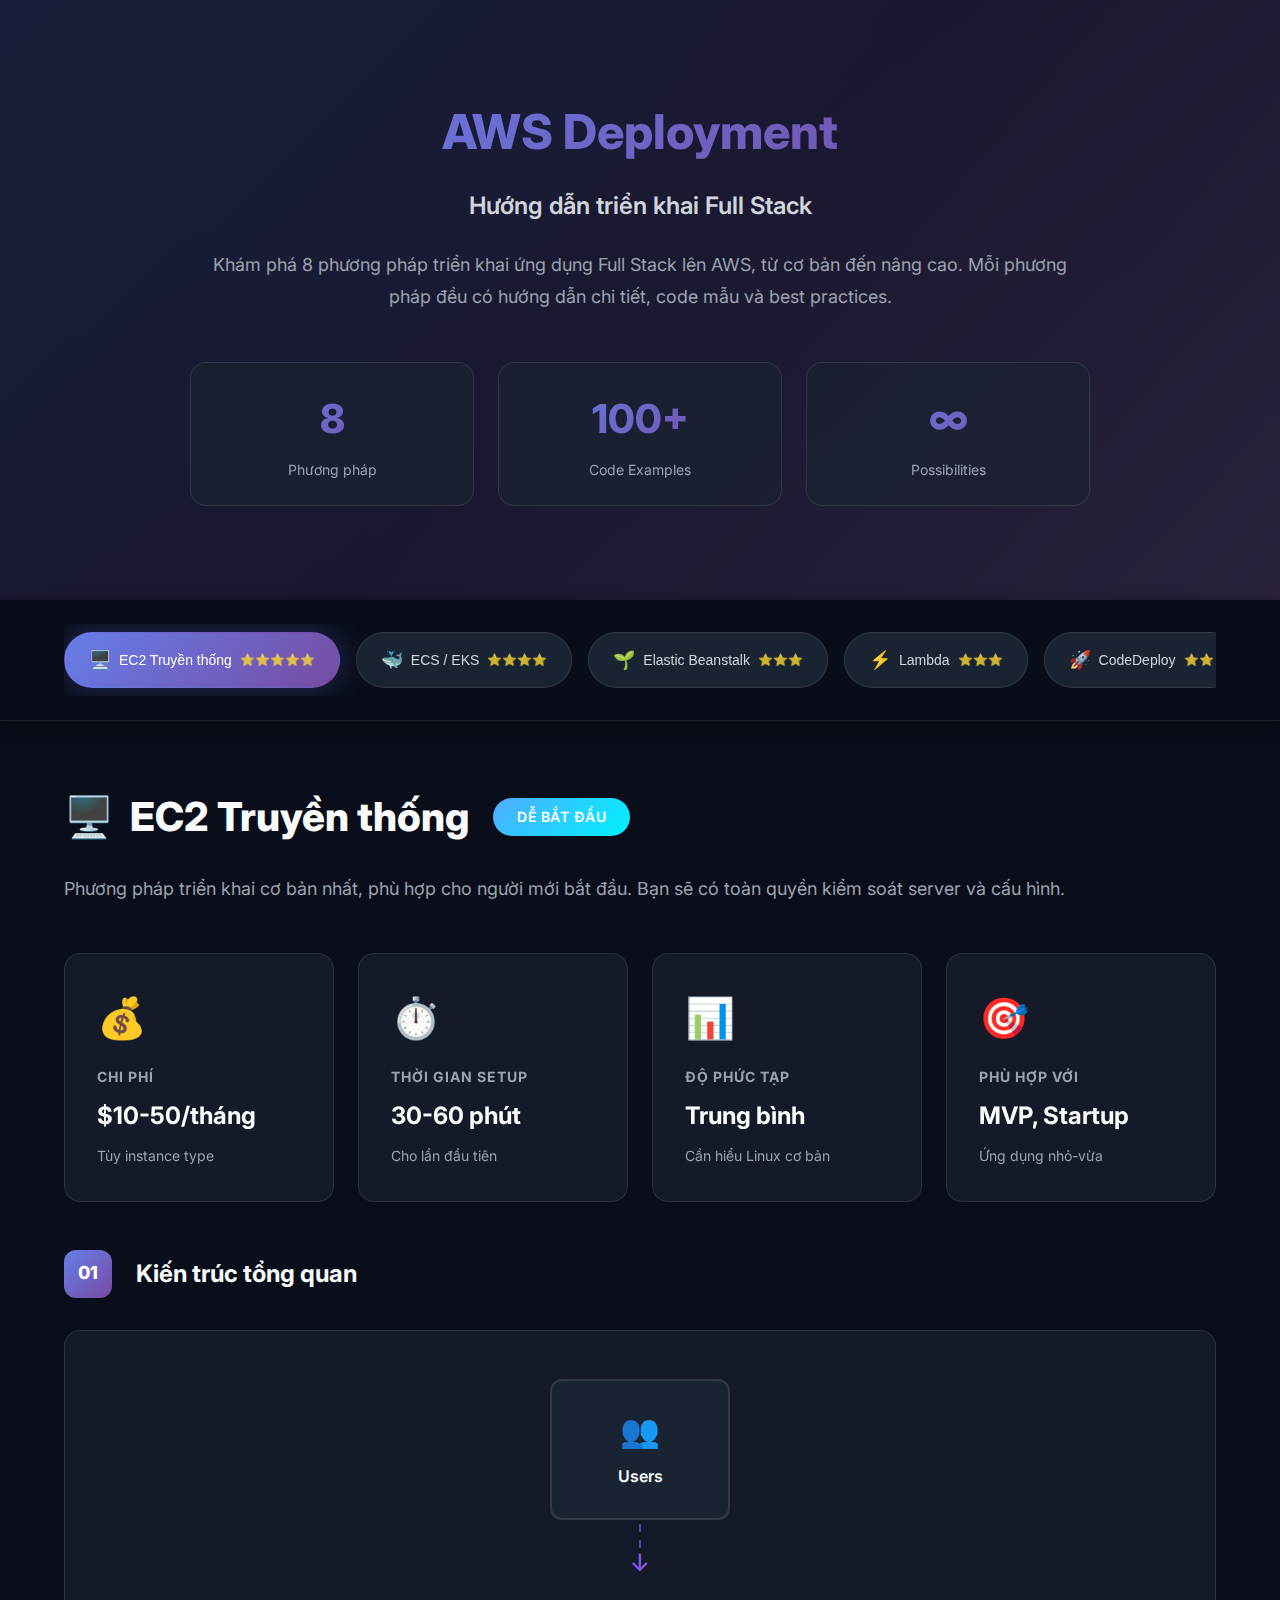
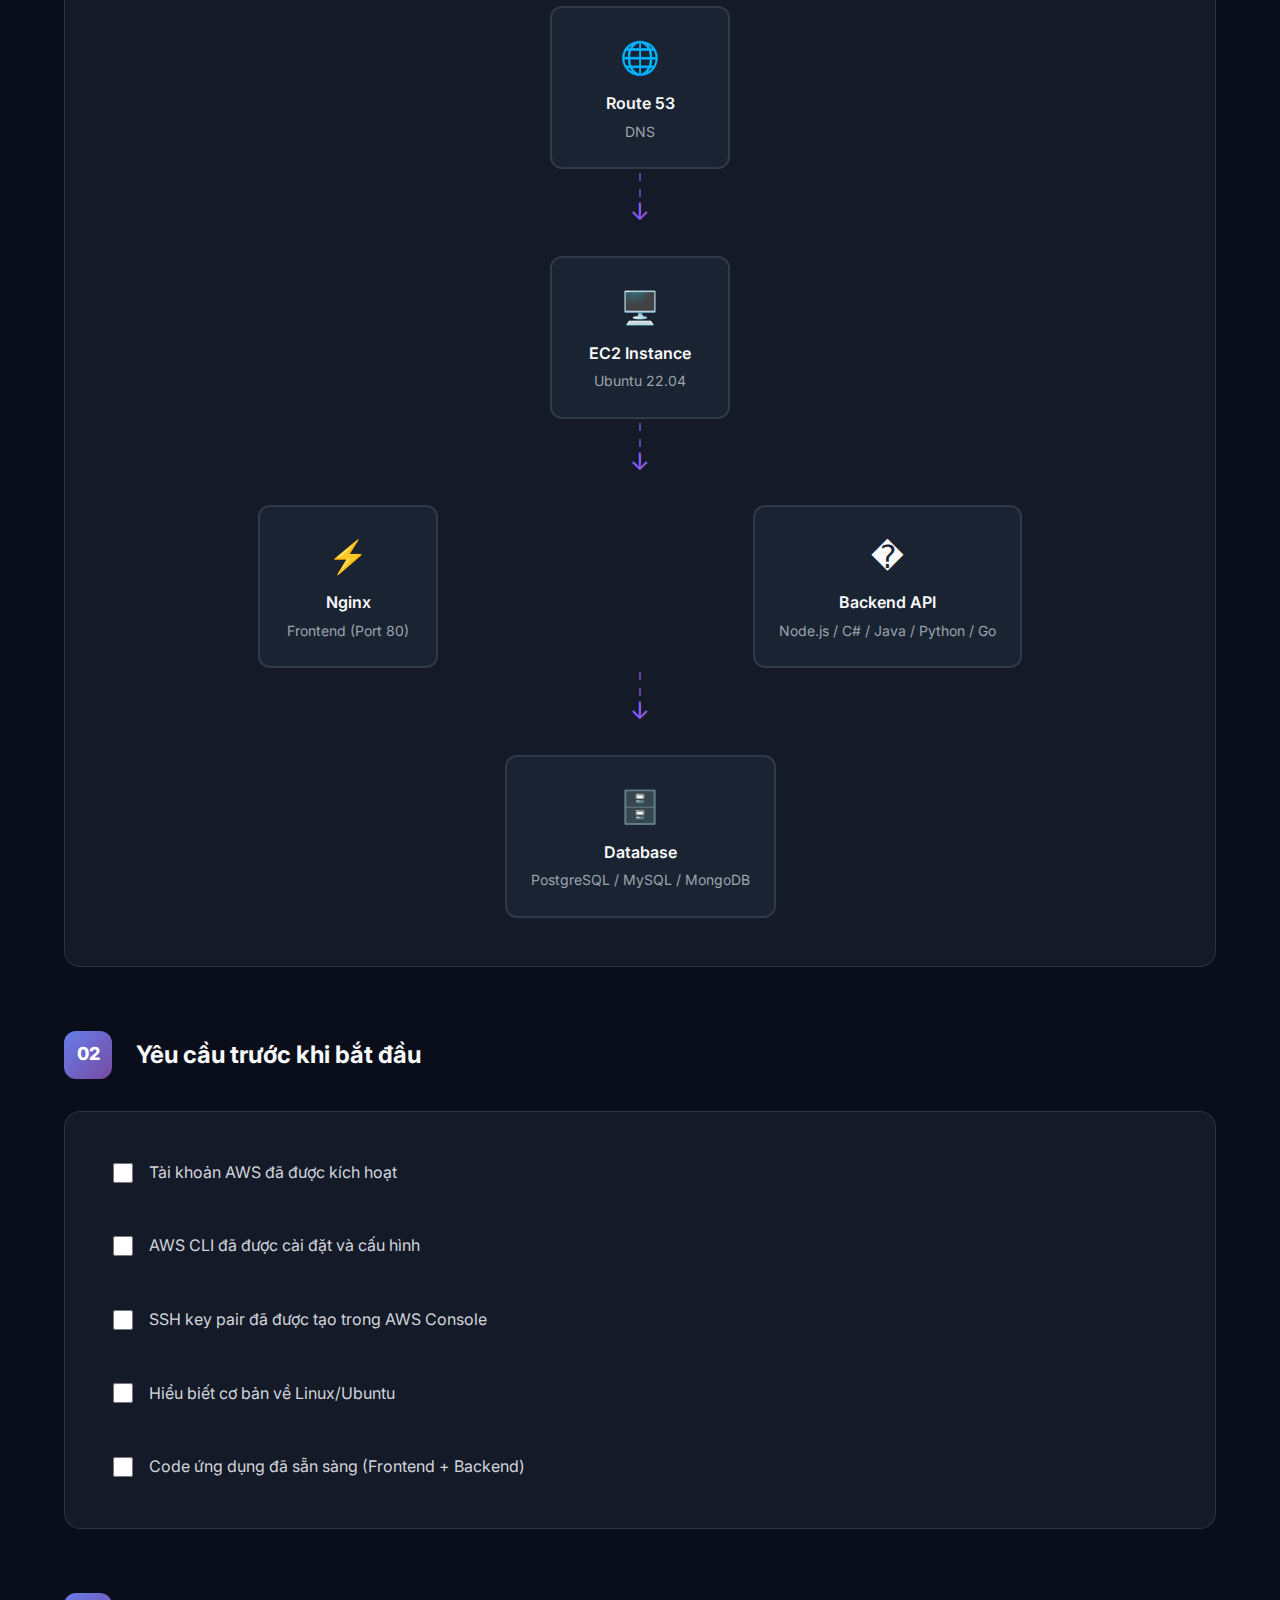
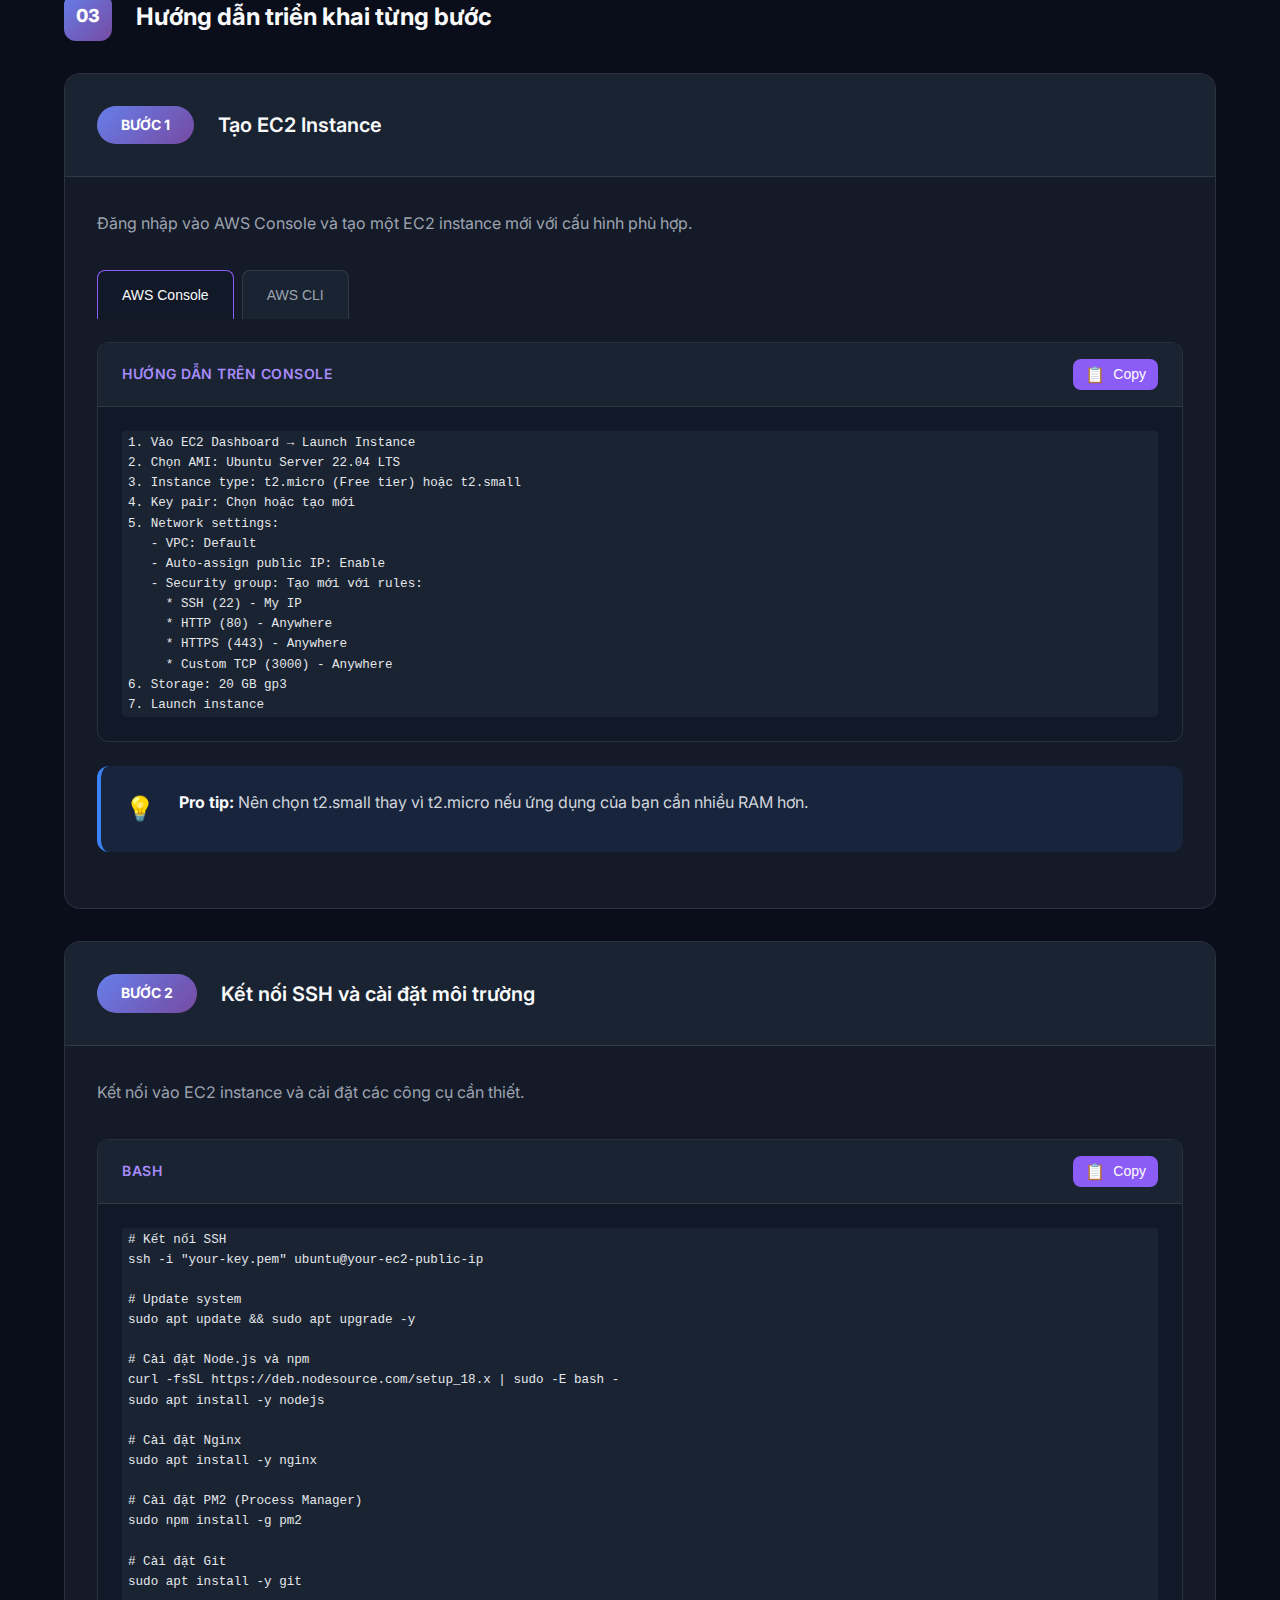
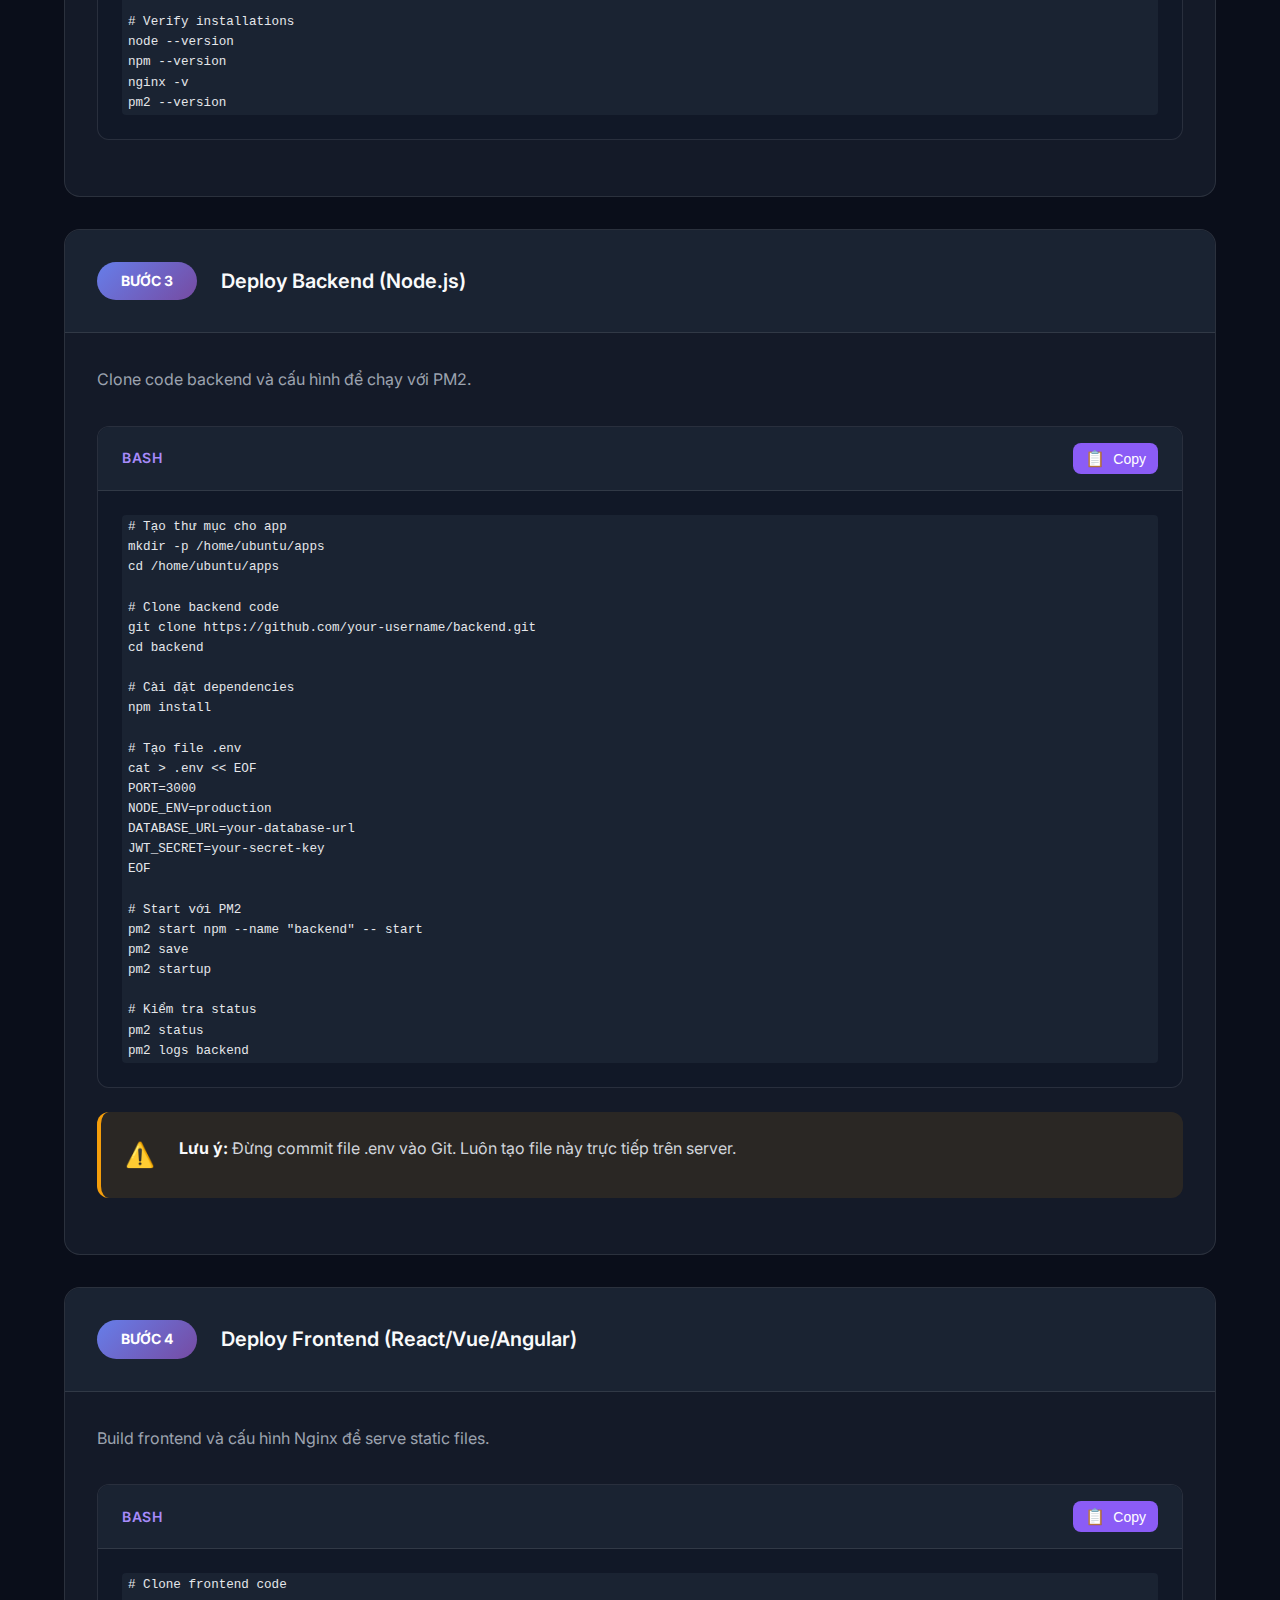
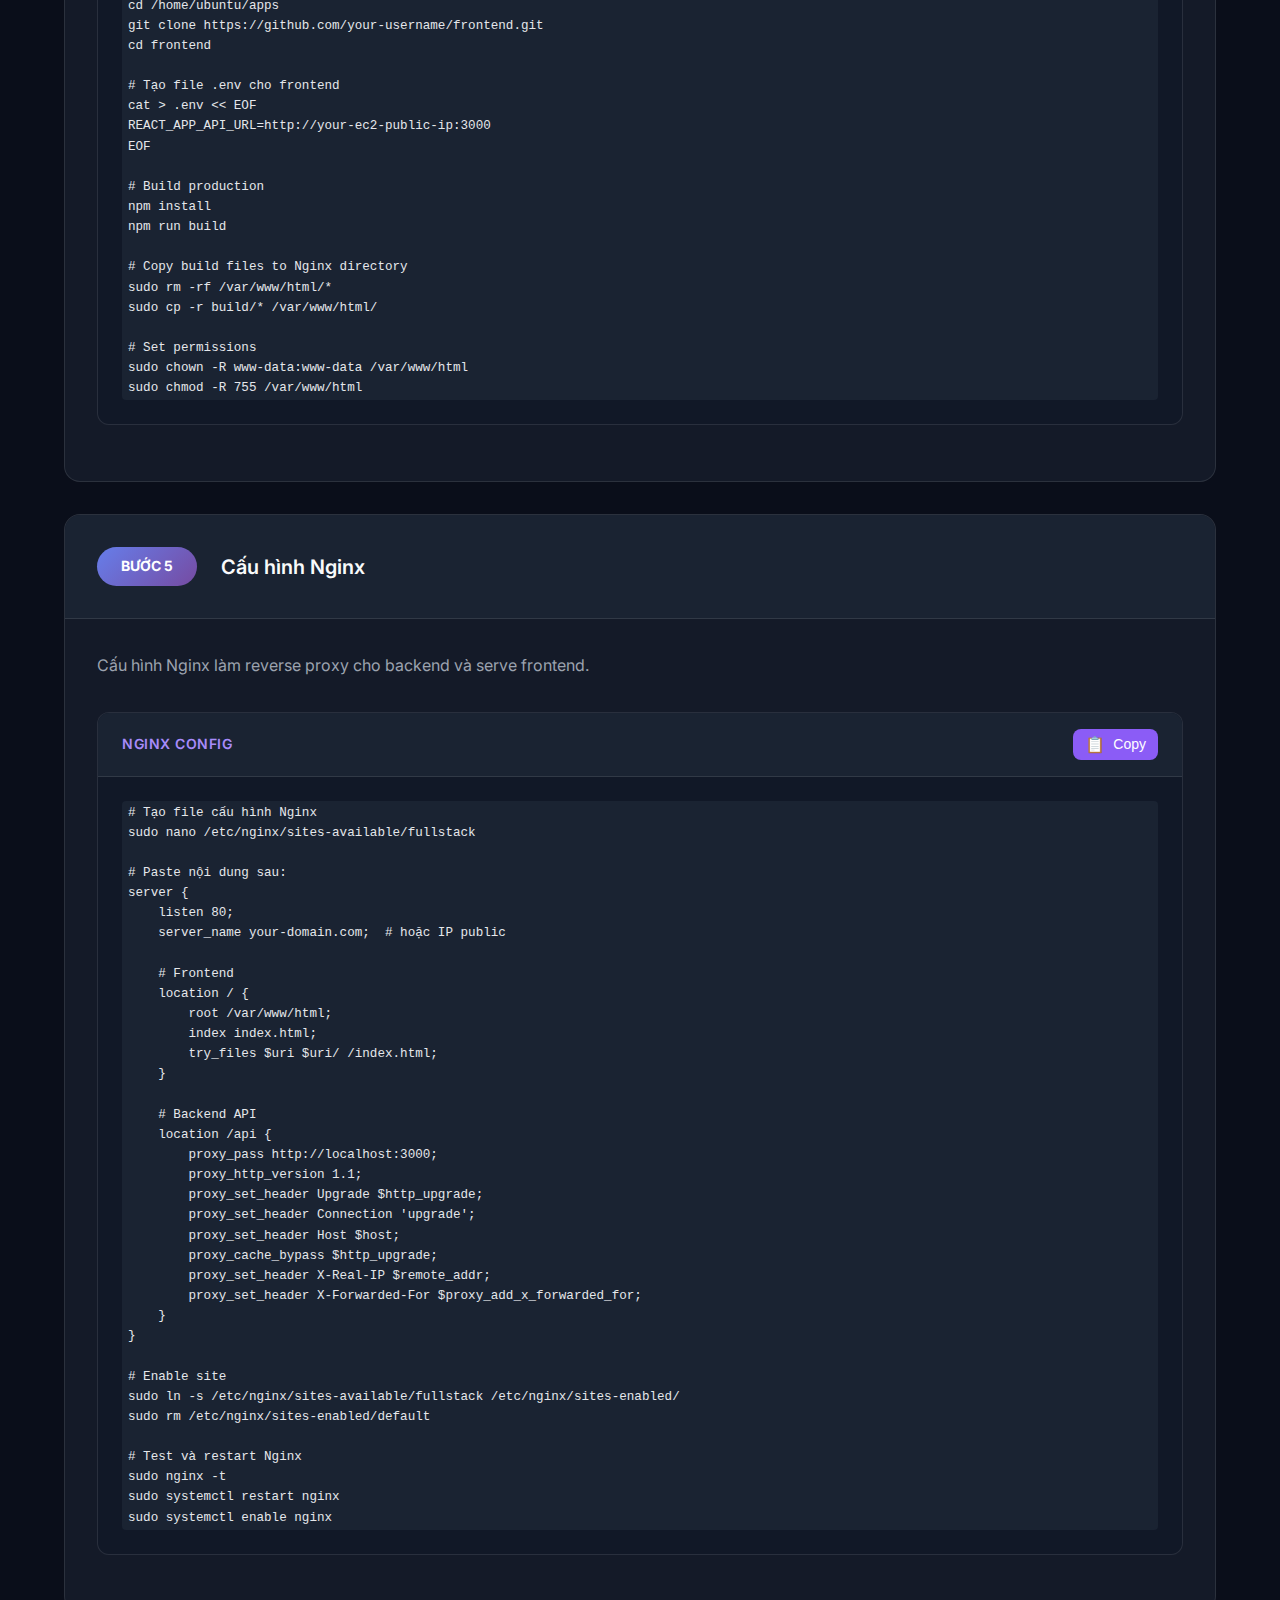
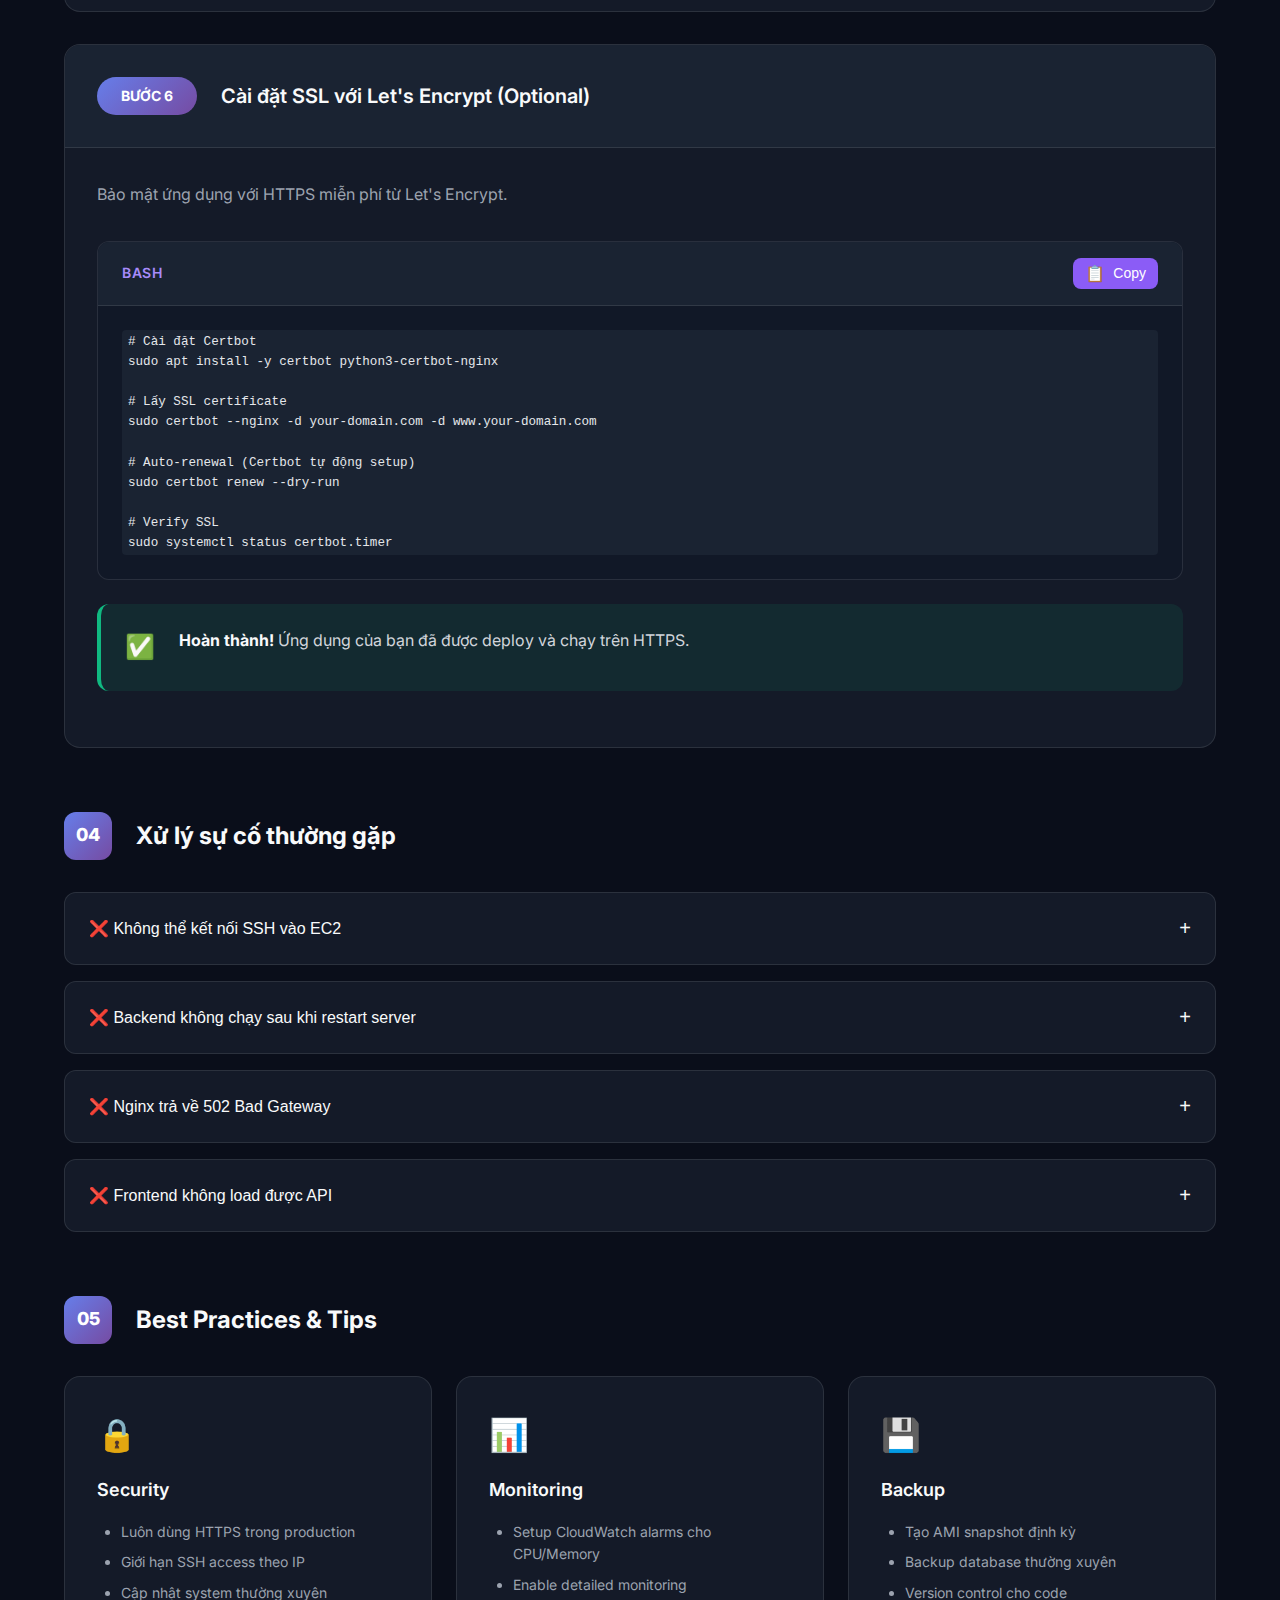
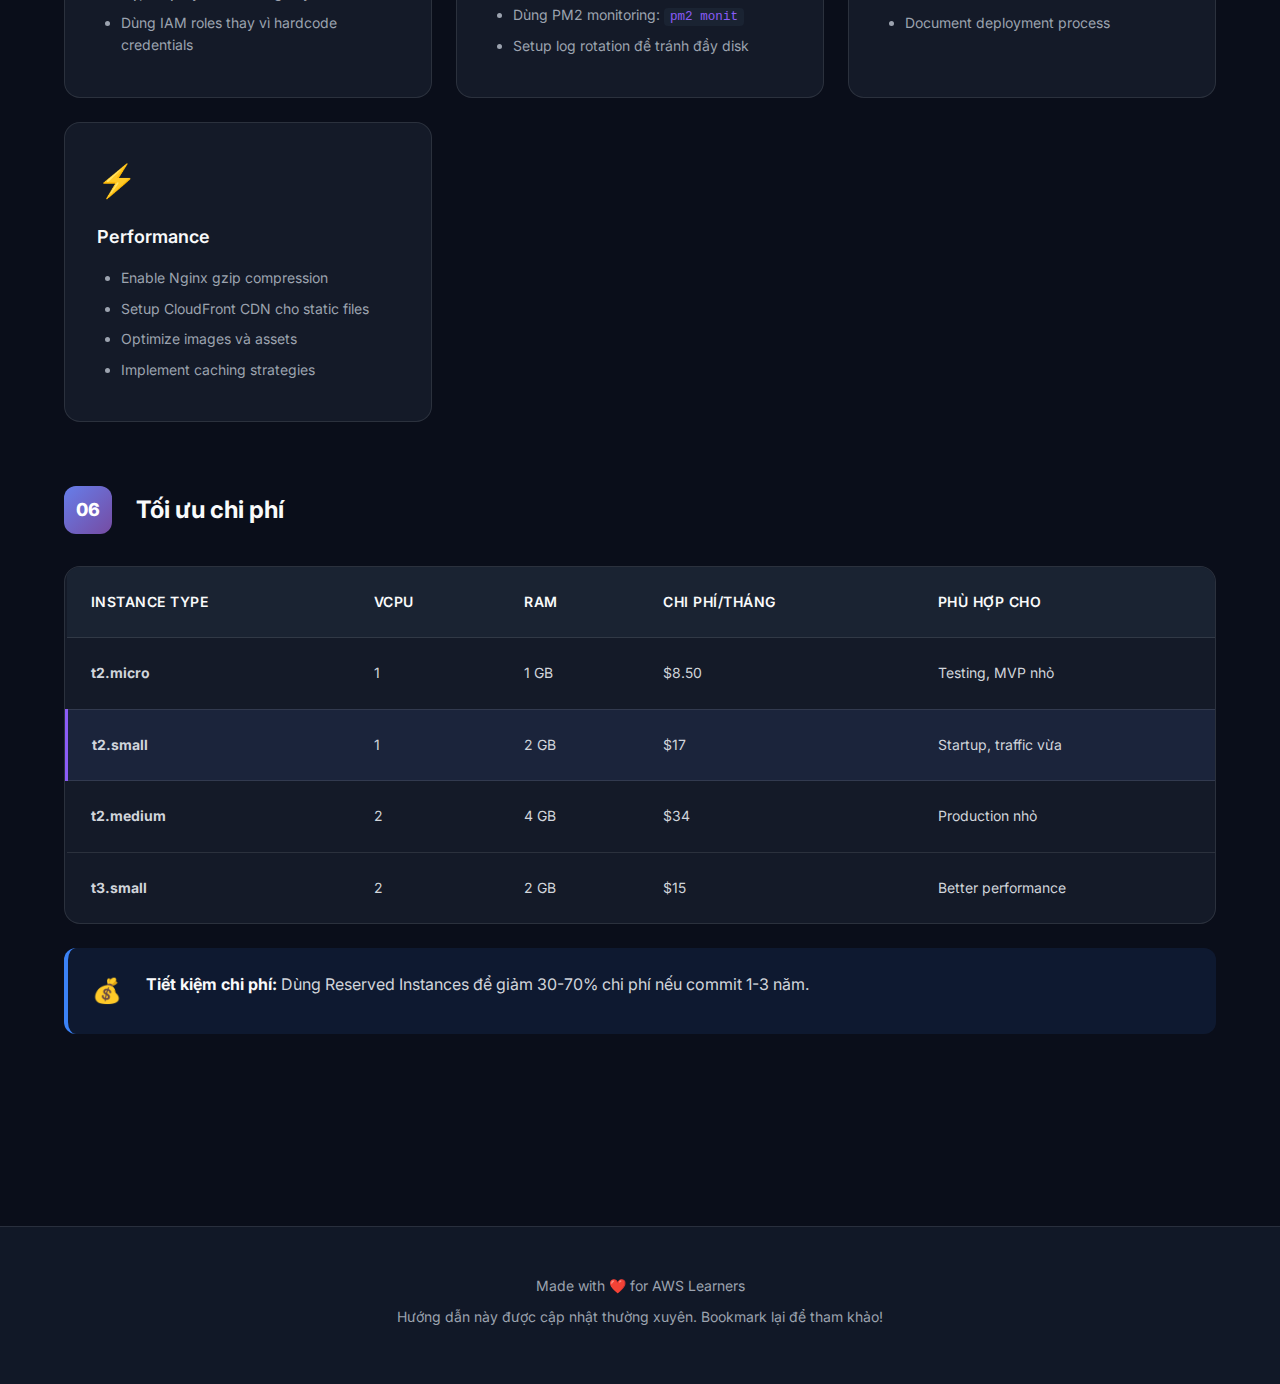
<file: index_backup.html>
<!DOCTYPE html>
<html lang="vi">

<head>
    <meta charset="UTF-8">
    <meta name="viewport" content="width=device-width, initial-scale=1.0">
    <title>AWS Deployment Guide - Hướng dẫn triển khai Full Stack</title>
    <meta name="description"
        content="Hướng dẫn chi tiết cách triển khai ứng dụng Full Stack lên AWS với nhiều phương pháp khác nhau từ EC2, ECS/EKS, Lambda đến Terraform">
    <link rel="preconnect" href="https://fonts.googleapis.com">
    <link rel="preconnect" href="https://fonts.gstatic.com" crossorigin>
    <link href="https://fonts.googleapis.com/css2?family=Inter:wght@300;400;500;600;700;800&display=swap"
        rel="stylesheet">
    <link rel="stylesheet" href="index.css">
</head>

<body>
    <!-- Hero Section -->
    <header class="hero">
        <div class="hero-background"></div>
        <div class="container">
            <div class="hero-content">
                <h1 class="hero-title">
                    <span class="gradient-text">AWS Deployment</span>
                    <span class="hero-subtitle">Hướng dẫn triển khai Full Stack</span>
                </h1>
                <p class="hero-description">
                    Khám phá 8 phương pháp triển khai ứng dụng Full Stack lên AWS, từ cơ bản đến nâng cao.
                    Mỗi phương pháp đều có hướng dẫn chi tiết, code mẫu và best practices.
                </p>
                <div class="hero-stats">
                    <div class="stat-card">
                        <div class="stat-number">8</div>
                        <div class="stat-label">Phương pháp</div>
                    </div>
                    <div class="stat-card">
                        <div class="stat-number">100+</div>
                        <div class="stat-label">Code Examples</div>
                    </div>
                    <div class="stat-card">
                        <div class="stat-number">∞</div>
                        <div class="stat-label">Possibilities</div>
                    </div>
                </div>
            </div>
        </div>
    </header>

    <!-- Navigation Pills -->
    <nav class="nav-pills">
        <div class="container">
            <div class="pills-wrapper">
                <button class="pill active" data-method="ec2">
                    <span class="pill-icon">🖥️</span>
                    <span class="pill-text">EC2 Truyền thống</span>
                    <span class="pill-stars">⭐⭐⭐⭐⭐</span>
                </button>
                <button class="pill" data-method="ecs">
                    <span class="pill-icon">🐳</span>
                    <span class="pill-text">ECS / EKS</span>
                    <span class="pill-stars">⭐⭐⭐⭐</span>
                </button>
                <button class="pill" data-method="beanstalk">
                    <span class="pill-icon">🌱</span>
                    <span class="pill-text">Elastic Beanstalk</span>
                    <span class="pill-stars">⭐⭐⭐</span>
                </button>
                <button class="pill" data-method="lambda">
                    <span class="pill-icon">⚡</span>
                    <span class="pill-text">Lambda</span>
                    <span class="pill-stars">⭐⭐⭐</span>
                </button>
                <button class="pill" data-method="codedeploy">
                    <span class="pill-icon">🚀</span>
                    <span class="pill-text">CodeDeploy</span>
                    <span class="pill-stars">⭐⭐</span>
                </button>
                <button class="pill" data-method="iac">
                    <span class="pill-icon">📜</span>
                    <span class="pill-text">IaC</span>
                    <span class="pill-stars">⭐⭐</span>
                </button>
                <button class="pill" data-method="apprunner">
                    <span class="pill-icon">🏃</span>
                    <span class="pill-text">App Runner</span>
                    <span class="pill-stars">⭐</span>
                </button>
                <button class="pill" data-method="opsworks">
                    <span class="pill-icon">⚙️</span>
                    <span class="pill-text">OpsWorks</span>
                    <span class="pill-stars">⭐</span>
                </button>
            </div>
        </div>
    </nav>

    <!-- Main Content -->
    <main class="main-content">
        <div class="container">
            <!-- EC2 Traditional Method -->
            <section id="ec2" class="deployment-section active">
                <div class="section-header">
                    <div class="section-title-wrapper">
                        <h2 class="section-title">
                            <span class="title-icon">🖥️</span>
                            EC2 Truyền thống
                        </h2>
                        <div class="difficulty-badge easy">Dễ bắt đầu</div>
                    </div>
                    <p class="section-description">
                        Phương pháp triển khai cơ bản nhất, phù hợp cho người mới bắt đầu.
                        Bạn sẽ có toàn quyền kiểm soát server và cấu hình.
                    </p>
                </div>

                <!-- Overview Cards -->
                <div class="overview-grid">
                    <div class="overview-card">
                        <div class="card-icon">💰</div>
                        <h3>Chi phí</h3>
                        <p>$10-50/tháng</p>
                        <span class="card-detail">Tùy instance type</span>
                    </div>
                    <div class="overview-card">
                        <div class="card-icon">⏱️</div>
                        <h3>Thời gian setup</h3>
                        <p>30-60 phút</p>
                        <span class="card-detail">Cho lần đầu tiên</span>
                    </div>
                    <div class="overview-card">
                        <div class="card-icon">📊</div>
                        <h3>Độ phức tạp</h3>
                        <p>Trung bình</p>
                        <span class="card-detail">Cần hiểu Linux cơ bản</span>
                    </div>
                    <div class="overview-card">
                        <div class="card-icon">🎯</div>
                        <h3>Phù hợp với</h3>
                        <p>MVP, Startup</p>
                        <span class="card-detail">Ứng dụng nhỏ-vừa</span>
                    </div>
                </div>

                <!-- Architecture Diagram -->
                <div class="content-block">
                    <h3 class="block-title">
                        <span class="title-number">01</span>
                        Kiến trúc tổng quan
                    </h3>
                    <div class="architecture-diagram">
                        <div class="arch-layer">
                            <div class="arch-component user">
                                <div class="component-icon">👥</div>
                                <div class="component-label">Users</div>
                            </div>
                        </div>
                        <div class="arch-arrow">↓</div>
                        <div class="arch-layer">
                            <div class="arch-component route53">
                                <div class="component-icon">🌐</div>
                                <div class="component-label">Route 53</div>
                                <div class="component-sublabel">DNS</div>
                            </div>
                        </div>
                        <div class="arch-arrow">↓</div>
                        <div class="arch-layer">
                            <div class="arch-component ec2">
                                <div class="component-icon">🖥️</div>
                                <div class="component-label">EC2 Instance</div>
                                <div class="component-sublabel">Ubuntu 22.04</div>
                            </div>
                        </div>
                        <div class="arch-arrow">↓</div>
                        <div class="arch-layer split">
                            <div class="arch-component nginx">
                                <div class="component-icon">⚡</div>
                                <div class="component-label">Nginx</div>
                                <div class="component-sublabel">Frontend (Port 80)</div>
                            </div>
                            <div class="arch-component nodejs">
                                <div class="component-icon">�</div>
                                <div class="component-label">Backend API</div>
                                <div class="component-sublabel">Node.js / C# / Java / Python / Go</div>
                            </div>
                        </div>
                        <div class="arch-arrow">↓</div>
                        <div class="arch-layer">
                            <div class="arch-component rds">
                                <div class="component-icon">🗄️</div>
                                <div class="component-label">Database</div>
                                <div class="component-sublabel">PostgreSQL / MySQL / MongoDB</div>
                            </div>
                        </div>
                    </div>
                </div>

                <!-- Prerequisites -->
                <div class="content-block">
                    <h3 class="block-title">
                        <span class="title-number">02</span>
                        Yêu cầu trước khi bắt đầu
                    </h3>
                    <div class="checklist">
                        <label class="checklist-item">
                            <input type="checkbox" class="checklist-checkbox">
                            <span class="checklist-text">Tài khoản AWS đã được kích hoạt</span>
                        </label>
                        <label class="checklist-item">
                            <input type="checkbox" class="checklist-checkbox">
                            <span class="checklist-text">AWS CLI đã được cài đặt và cấu hình</span>
                        </label>
                        <label class="checklist-item">
                            <input type="checkbox" class="checklist-checkbox">
                            <span class="checklist-text">SSH key pair đã được tạo trong AWS Console</span>
                        </label>
                        <label class="checklist-item">
                            <input type="checkbox" class="checklist-checkbox">
                            <span class="checklist-text">Hiểu biết cơ bản về Linux/Ubuntu</span>
                        </label>
                        <label class="checklist-item">
                            <input type="checkbox" class="checklist-checkbox">
                            <span class="checklist-text">Code ứng dụng đã sẵn sàng (Frontend + Backend)</span>
                        </label>
                    </div>
                </div>

                <!-- Step by Step Guide -->
                <div class="content-block">
                    <h3 class="block-title">
                        <span class="title-number">03</span>
                        Hướng dẫn triển khai từng bước
                    </h3>

                    <!-- Step 1 -->
                    <div class="step-card">
                        <div class="step-header">
                            <div class="step-number">Bước 1</div>
                            <h4 class="step-title">Tạo EC2 Instance</h4>
                        </div>
                        <div class="step-content">
                            <p class="step-description">
                                Đăng nhập vào AWS Console và tạo một EC2 instance mới với cấu hình phù hợp.
                            </p>

                            <div class="code-tabs">
                                <div class="code-tab-buttons">
                                    <button class="code-tab-btn active" data-tab="console">AWS Console</button>
                                    <button class="code-tab-btn" data-tab="cli">AWS CLI</button>
                                </div>
                                <div class="code-tab-content active" data-tab="console">
                                    <div class="code-block">
                                        <div class="code-header">
                                            <span class="code-language">Hướng dẫn trên Console</span>
                                            <button class="copy-btn" onclick="copyCode(this)">
                                                <span class="copy-icon">📋</span>
                                                Copy
                                            </button>
                                        </div>
                                        <pre><code>1. Vào EC2 Dashboard → Launch Instance
2. Chọn AMI: Ubuntu Server 22.04 LTS
3. Instance type: t2.micro (Free tier) hoặc t2.small
4. Key pair: Chọn hoặc tạo mới
5. Network settings:
   - VPC: Default
   - Auto-assign public IP: Enable
   - Security group: Tạo mới với rules:
     * SSH (22) - My IP
     * HTTP (80) - Anywhere
     * HTTPS (443) - Anywhere
     * Custom TCP (3000) - Anywhere
6. Storage: 20 GB gp3
7. Launch instance</code></pre>
                                    </div>
                                </div>
                                <div class="code-tab-content" data-tab="cli">
                                    <div class="code-block">
                                        <div class="code-header">
                                            <span class="code-language">Bash</span>
                                            <button class="copy-btn" onclick="copyCode(this)">
                                                <span class="copy-icon">📋</span>
                                                Copy
                                            </button>
                                        </div>
                                        <pre><code># Tạo security group
aws ec2 create-security-group \
  --group-name fullstack-sg \
  --description "Security group for full stack app"

# Thêm inbound rules
aws ec2 authorize-security-group-ingress \
  --group-name fullstack-sg \
  --protocol tcp --port 22 --cidr 0.0.0.0/0

aws ec2 authorize-security-group-ingress \
  --group-name fullstack-sg \
  --protocol tcp --port 80 --cidr 0.0.0.0/0

aws ec2 authorize-security-group-ingress \
  --group-name fullstack-sg \
  --protocol tcp --port 443 --cidr 0.0.0.0/0

aws ec2 authorize-security-group-ingress \
  --group-name fullstack-sg \
  --protocol tcp --port 3000 --cidr 0.0.0.0/0

# Launch instance
aws ec2 run-instances \
  --image-id ami-0c55b159cbfafe1f0 \
  --instance-type t2.micro \
  --key-name your-key-pair \
  --security-groups fullstack-sg \
  --block-device-mappings DeviceName=/dev/sda1,Ebs={VolumeSize=20}</code></pre>
                                    </div>
                                </div>
                            </div>

                            <div class="info-box tip">
                                <div class="info-icon">💡</div>
                                <div class="info-content">
                                    <strong>Pro tip:</strong> Nên chọn t2.small thay vì t2.micro nếu ứng dụng của bạn
                                    cần nhiều RAM hơn.
                                </div>
                            </div>
                        </div>
                    </div>

                    <!-- Step 2 -->
                    <div class="step-card">
                        <div class="step-header">
                            <div class="step-number">Bước 2</div>
                            <h4 class="step-title">Kết nối SSH và cài đặt môi trường</h4>
                        </div>
                        <div class="step-content">
                            <p class="step-description">
                                Kết nối vào EC2 instance và cài đặt các công cụ cần thiết.
                            </p>

                            <div class="code-block">
                                <div class="code-header">
                                    <span class="code-language">Bash</span>
                                    <button class="copy-btn" onclick="copyCode(this)">
                                        <span class="copy-icon">📋</span>
                                        Copy
                                    </button>
                                </div>
                                <pre><code># Kết nối SSH
ssh -i "your-key.pem" ubuntu@your-ec2-public-ip

# Update system
sudo apt update && sudo apt upgrade -y

# Cài đặt Node.js và npm
curl -fsSL https://deb.nodesource.com/setup_18.x | sudo -E bash -
sudo apt install -y nodejs

# Cài đặt Nginx
sudo apt install -y nginx

# Cài đặt PM2 (Process Manager)
sudo npm install -g pm2

# Cài đặt Git
sudo apt install -y git

# Verify installations
node --version
npm --version
nginx -v
pm2 --version</code></pre>
                            </div>
                        </div>
                    </div>

                    <!-- Step 3 -->
                    <div class="step-card">
                        <div class="step-header">
                            <div class="step-number">Bước 3</div>
                            <h4 class="step-title">Deploy Backend (Node.js)</h4>
                        </div>
                        <div class="step-content">
                            <p class="step-description">
                                Clone code backend và cấu hình để chạy với PM2.
                            </p>

                            <div class="code-block">
                                <div class="code-header">
                                    <span class="code-language">Bash</span>
                                    <button class="copy-btn" onclick="copyCode(this)">
                                        <span class="copy-icon">📋</span>
                                        Copy
                                    </button>
                                </div>
                                <pre><code># Tạo thư mục cho app
mkdir -p /home/ubuntu/apps
cd /home/ubuntu/apps

# Clone backend code
git clone https://github.com/your-username/backend.git
cd backend

# Cài đặt dependencies
npm install

# Tạo file .env
cat > .env << EOF
PORT=3000
NODE_ENV=production
DATABASE_URL=your-database-url
JWT_SECRET=your-secret-key
EOF

# Start với PM2
pm2 start npm --name "backend" -- start
pm2 save
pm2 startup

# Kiểm tra status
pm2 status
pm2 logs backend</code></pre>
                            </div>

                            <div class="info-box warning">
                                <div class="info-icon">⚠️</div>
                                <div class="info-content">
                                    <strong>Lưu ý:</strong> Đừng commit file .env vào Git. Luôn tạo file này trực tiếp
                                    trên server.
                                </div>
                            </div>
                        </div>
                    </div>

                    <!-- Step 4 -->
                    <div class="step-card">
                        <div class="step-header">
                            <div class="step-number">Bước 4</div>
                            <h4 class="step-title">Deploy Frontend (React/Vue/Angular)</h4>
                        </div>
                        <div class="step-content">
                            <p class="step-description">
                                Build frontend và cấu hình Nginx để serve static files.
                            </p>

                            <div class="code-block">
                                <div class="code-header">
                                    <span class="code-language">Bash</span>
                                    <button class="copy-btn" onclick="copyCode(this)">
                                        <span class="copy-icon">📋</span>
                                        Copy
                                    </button>
                                </div>
                                <pre><code># Clone frontend code
cd /home/ubuntu/apps
git clone https://github.com/your-username/frontend.git
cd frontend

# Tạo file .env cho frontend
cat > .env << EOF
REACT_APP_API_URL=http://your-ec2-public-ip:3000
EOF

# Build production
npm install
npm run build

# Copy build files to Nginx directory
sudo rm -rf /var/www/html/*
sudo cp -r build/* /var/www/html/

# Set permissions
sudo chown -R www-data:www-data /var/www/html
sudo chmod -R 755 /var/www/html</code></pre>
                            </div>
                        </div>
                    </div>

                    <!-- Step 5 -->
                    <div class="step-card">
                        <div class="step-header">
                            <div class="step-number">Bước 5</div>
                            <h4 class="step-title">Cấu hình Nginx</h4>
                        </div>
                        <div class="step-content">
                            <p class="step-description">
                                Cấu hình Nginx làm reverse proxy cho backend và serve frontend.
                            </p>

                            <div class="code-block">
                                <div class="code-header">
                                    <span class="code-language">Nginx Config</span>
                                    <button class="copy-btn" onclick="copyCode(this)">
                                        <span class="copy-icon">📋</span>
                                        Copy
                                    </button>
                                </div>
                                <pre><code># Tạo file cấu hình Nginx
sudo nano /etc/nginx/sites-available/fullstack

# Paste nội dung sau:
server {
    listen 80;
    server_name your-domain.com;  # hoặc IP public

    # Frontend
    location / {
        root /var/www/html;
        index index.html;
        try_files $uri $uri/ /index.html;
    }

    # Backend API
    location /api {
        proxy_pass http://localhost:3000;
        proxy_http_version 1.1;
        proxy_set_header Upgrade $http_upgrade;
        proxy_set_header Connection 'upgrade';
        proxy_set_header Host $host;
        proxy_cache_bypass $http_upgrade;
        proxy_set_header X-Real-IP $remote_addr;
        proxy_set_header X-Forwarded-For $proxy_add_x_forwarded_for;
    }
}

# Enable site
sudo ln -s /etc/nginx/sites-available/fullstack /etc/nginx/sites-enabled/
sudo rm /etc/nginx/sites-enabled/default

# Test và restart Nginx
sudo nginx -t
sudo systemctl restart nginx
sudo systemctl enable nginx</code></pre>
                            </div>
                        </div>
                    </div>

                    <!-- Step 6 -->
                    <div class="step-card">
                        <div class="step-header">
                            <div class="step-number">Bước 6</div>
                            <h4 class="step-title">Cài đặt SSL với Let's Encrypt (Optional)</h4>
                        </div>
                        <div class="step-content">
                            <p class="step-description">
                                Bảo mật ứng dụng với HTTPS miễn phí từ Let's Encrypt.
                            </p>

                            <div class="code-block">
                                <div class="code-header">
                                    <span class="code-language">Bash</span>
                                    <button class="copy-btn" onclick="copyCode(this)">
                                        <span class="copy-icon">📋</span>
                                        Copy
                                    </button>
                                </div>
                                <pre><code># Cài đặt Certbot
sudo apt install -y certbot python3-certbot-nginx

# Lấy SSL certificate
sudo certbot --nginx -d your-domain.com -d www.your-domain.com

# Auto-renewal (Certbot tự động setup)
sudo certbot renew --dry-run

# Verify SSL
sudo systemctl status certbot.timer</code></pre>
                            </div>

                            <div class="info-box success">
                                <div class="info-icon">✅</div>
                                <div class="info-content">
                                    <strong>Hoàn thành!</strong> Ứng dụng của bạn đã được deploy và chạy trên HTTPS.
                                </div>
                            </div>
                        </div>
                    </div>
                </div>

                <!-- Troubleshooting -->
                <div class="content-block">
                    <h3 class="block-title">
                        <span class="title-number">04</span>
                        Xử lý sự cố thường gặp
                    </h3>

                    <div class="accordion">
                        <div class="accordion-item">
                            <button class="accordion-header">
                                <span>❌ Không thể kết nối SSH vào EC2</span>
                                <span class="accordion-icon">+</span>
                            </button>
                            <div class="accordion-content">
                                <ul>
                                    <li>Kiểm tra Security Group có mở port 22 chưa</li>
                                    <li>Verify IP của bạn trong whitelist</li>
                                    <li>Đảm bảo file .pem có quyền 400: <code>chmod 400 your-key.pem</code></li>
                                    <li>Kiểm tra EC2 instance đang chạy (running state)</li>
                                </ul>
                            </div>
                        </div>

                        <div class="accordion-item">
                            <button class="accordion-header">
                                <span>❌ Backend không chạy sau khi restart server</span>
                                <span class="accordion-icon">+</span>
                            </button>
                            <div class="accordion-content">
                                <ul>
                                    <li>Chạy <code>pm2 startup</code> để tạo startup script</li>
                                    <li>Chạy <code>pm2 save</code> để lưu danh sách process</li>
                                    <li>Kiểm tra logs: <code>pm2 logs backend</code></li>
                                    <li>Restart PM2: <code>pm2 restart backend</code></li>
                                </ul>
                            </div>
                        </div>

                        <div class="accordion-item">
                            <button class="accordion-header">
                                <span>❌ Nginx trả về 502 Bad Gateway</span>
                                <span class="accordion-icon">+</span>
                            </button>
                            <div class="accordion-content">
                                <ul>
                                    <li>Kiểm tra backend có đang chạy: <code>pm2 status</code></li>
                                    <li>Verify port trong Nginx config khớp với backend port</li>
                                    <li>Check Nginx error logs: <code>sudo tail -f /var/log/nginx/error.log</code></li>
                                    <li>Test backend trực tiếp: <code>curl http://localhost:3000</code></li>
                                </ul>
                            </div>
                        </div>

                        <div class="accordion-item">
                            <button class="accordion-header">
                                <span>❌ Frontend không load được API</span>
                                <span class="accordion-icon">+</span>
                            </button>
                            <div class="accordion-content">
                                <ul>
                                    <li>Kiểm tra REACT_APP_API_URL trong .env</li>
                                    <li>Verify CORS settings trong backend</li>
                                    <li>Check browser console cho errors</li>
                                    <li>Test API endpoint trực tiếp với Postman/curl</li>
                                </ul>
                            </div>
                        </div>
                    </div>
                </div>

                <!-- Best Practices -->
                <div class="content-block">
                    <h3 class="block-title">
                        <span class="title-number">05</span>
                        Best Practices & Tips
                    </h3>

                    <div class="tips-grid">
                        <div class="tip-card">
                            <div class="tip-icon">🔒</div>
                            <h4>Security</h4>
                            <ul>
                                <li>Luôn dùng HTTPS trong production</li>
                                <li>Giới hạn SSH access theo IP</li>
                                <li>Cập nhật system thường xuyên</li>
                                <li>Dùng IAM roles thay vì hardcode credentials</li>
                            </ul>
                        </div>

                        <div class="tip-card">
                            <div class="tip-icon">📊</div>
                            <h4>Monitoring</h4>
                            <ul>
                                <li>Setup CloudWatch alarms cho CPU/Memory</li>
                                <li>Enable detailed monitoring</li>
                                <li>Dùng PM2 monitoring: <code>pm2 monit</code></li>
                                <li>Setup log rotation để tránh đầy disk</li>
                            </ul>
                        </div>

                        <div class="tip-card">
                            <div class="tip-icon">💾</div>
                            <h4>Backup</h4>
                            <ul>
                                <li>Tạo AMI snapshot định kỳ</li>
                                <li>Backup database thường xuyên</li>
                                <li>Version control cho code</li>
                                <li>Document deployment process</li>
                            </ul>
                        </div>

                        <div class="tip-card">
                            <div class="tip-icon">⚡</div>
                            <h4>Performance</h4>
                            <ul>
                                <li>Enable Nginx gzip compression</li>
                                <li>Setup CloudFront CDN cho static files</li>
                                <li>Optimize images và assets</li>
                                <li>Implement caching strategies</li>
                            </ul>
                        </div>
                    </div>
                </div>

                <!-- Cost Optimization -->
                <div class="content-block">
                    <h3 class="block-title">
                        <span class="title-number">06</span>
                        Tối ưu chi phí
                    </h3>

                    <div class="cost-table">
                        <table>
                            <thead>
                                <tr>
                                    <th>Instance Type</th>
                                    <th>vCPU</th>
                                    <th>RAM</th>
                                    <th>Chi phí/tháng</th>
                                    <th>Phù hợp cho</th>
                                </tr>
                            </thead>
                            <tbody>
                                <tr>
                                    <td><strong>t2.micro</strong></td>
                                    <td>1</td>
                                    <td>1 GB</td>
                                    <td>$8.50</td>
                                    <td>Testing, MVP nhỏ</td>
                                </tr>
                                <tr class="highlighted">
                                    <td><strong>t2.small</strong></td>
                                    <td>1</td>
                                    <td>2 GB</td>
                                    <td>$17</td>
                                    <td>Startup, traffic vừa</td>
                                </tr>
                                <tr>
                                    <td><strong>t2.medium</strong></td>
                                    <td>2</td>
                                    <td>4 GB</td>
                                    <td>$34</td>
                                    <td>Production nhỏ</td>
                                </tr>
                                <tr>
                                    <td><strong>t3.small</strong></td>
                                    <td>2</td>
                                    <td>2 GB</td>
                                    <td>$15</td>
                                    <td>Better performance</td>
                                </tr>
                            </tbody>
                        </table>
                    </div>

                    <div class="info-box tip">
                        <div class="info-icon">💰</div>
                        <div class="info-content">
                            <strong>Tiết kiệm chi phí:</strong> Dùng Reserved Instances để giảm 30-70% chi phí nếu
                            commit 1-3 năm.
                        </div>
                    </div>
                </div>
            </section>

            <!-- Other deployment methods (placeholders for now) -->
            <section id="ecs" class="deployment-section">
                <div class="section-header">
                    <div class="section-title-wrapper">
                        <h2 class="section-title">
                            <span class="title-icon">🐳</span>
                            ECS / EKS (Docker & Kubernetes)
                        </h2>
                        <div class="difficulty-badge medium">Trung bình</div>
                    </div>
                    <p class="section-description">
                        Triển khai ứng dụng với container orchestration. Phù hợp cho microservices và scale lớn.
                    </p>
                </div>
                <div class="coming-soon">
                    <div class="coming-soon-icon">🚧</div>
                    <h3>Đang cập nhật...</h3>
                    <p>Nội dung chi tiết sẽ được thêm vào sớm</p>
                </div>
            </section>

            <section id="beanstalk" class="deployment-section">
                <div class="section-header">
                    <div class="section-title-wrapper">
                        <h2 class="section-title">
                            <span class="title-icon">🌱</span>
                            Elastic Beanstalk
                        </h2>
                        <div class="difficulty-badge easy">Dễ dàng</div>
                    </div>
                    <p class="section-description">
                        Platform-as-a-Service của AWS. Deploy nhanh chóng mà không cần quản lý infrastructure.
                    </p>
                </div>
                <div class="coming-soon">
                    <div class="coming-soon-icon">🚧</div>
                    <h3>Đang cập nhật...</h3>
                    <p>Nội dung chi tiết sẽ được thêm vào sớm</p>
                </div>
            </section>

            <section id="lambda" class="deployment-section">
                <div class="section-header">
                    <div class="section-title-wrapper">
                        <h2 class="section-title">
                            <span class="title-icon">⚡</span>
                            Lambda (Serverless)
                        </h2>
                        <div class="difficulty-badge medium">Trung bình</div>
                    </div>
                    <p class="section-description">
                        Serverless architecture. Chỉ trả tiền khi code chạy, tự động scale.
                    </p>
                </div>
                <div class="coming-soon">
                    <div class="coming-soon-icon">🚧</div>
                    <h3>Đang cập nhật...</h3>
                    <p>Nội dung chi tiết sẽ được thêm vào sớm</p>
                </div>
            </section>

            <section id="codedeploy" class="deployment-section">
                <div class="section-header">
                    <div class="section-title-wrapper">
                        <h2 class="section-title">
                            <span class="title-icon">🚀</span>
                            CodeDeploy / Pipeline
                        </h2>
                        <div class="difficulty-badge hard">Nâng cao</div>
                    </div>
                    <p class="section-description">
                        CI/CD automation với AWS CodePipeline, CodeBuild và CodeDeploy.
                    </p>
                </div>
                <div class="coming-soon">
                    <div class="coming-soon-icon">🚧</div>
                    <h3>Đang cập nhật...</h3>
                    <p>Nội dung chi tiết sẽ được thêm vào sớm</p>
                </div>
            </section>

            <section id="iac" class="deployment-section">
                <div class="section-header">
                    <div class="section-title-wrapper">
                        <h2 class="section-title">
                            <span class="title-icon">📜</span>
                            IaC (CloudFormation / CDK / Terraform)
                        </h2>
                        <div class="difficulty-badge hard">Nâng cao</div>
                    </div>
                    <p class="section-description">
                        Infrastructure as Code. Quản lý infrastructure bằng code, version control được.
                    </p>
                </div>
                <div class="coming-soon">
                    <div class="coming-soon-icon">🚧</div>
                    <h3>Đang cập nhật...</h3>
                    <p>Nội dung chi tiết sẽ được thêm vào sớm</p>
                </div>
            </section>

            <section id="apprunner" class="deployment-section">
                <div class="section-header">
                    <div class="section-title-wrapper">
                        <h2 class="section-title">
                            <span class="title-icon">🏃</span>
                            App Runner
                        </h2>
                        <div class="difficulty-badge easy">Rất dễ</div>
                    </div>
                    <p class="section-description">
                        Deploy containerized apps cực nhanh. Tự động build, deploy và scale.
                    </p>
                </div>
                <div class="coming-soon">
                    <div class="coming-soon-icon">🚧</div>
                    <h3>Đang cập nhật...</h3>
                    <p>Nội dung chi tiết sẽ được thêm vào sớm</p>
                </div>
            </section>

            <section id="opsworks" class="deployment-section">
                <div class="section-header">
                    <div class="section-title-wrapper">
                        <h2 class="section-title">
                            <span class="title-icon">⚙️</span>
                            OpsWorks
                        </h2>
                        <div class="difficulty-badge hard">Nâng cao</div>
                    </div>
                    <p class="section-description">
                        Configuration management với Chef và Puppet. Phù hợp cho enterprise.
                    </p>
                </div>
                <div class="coming-soon">
                    <div class="coming-soon-icon">🚧</div>
                    <h3>Đang cập nhật...</h3>
                    <p>Nội dung chi tiết sẽ được thêm vào sớm</p>
                </div>
            </section>
        </div>
    </main>

    <!-- Footer -->
    <footer class="footer">
        <div class="container">
            <div class="footer-content">
                <p>Made with ❤️ for AWS Learners</p>
                <p class="footer-note">Hướng dẫn này được cập nhật thường xuyên. Bookmark lại để tham khảo!</p>
            </div>
        </div>
    </footer>

    <script src="script.js"></script>
</body>

</html>
</file>
<file: index.css>
/* ===================================
   Design System & CSS Variables
   =================================== */
:root {
    /* Colors - Premium Dark Theme */
    --color-bg-primary: #0a0e1a;
    --color-bg-secondary: #111827;
    --color-bg-tertiary: #1a2332;
    --color-bg-card: rgba(26, 35, 50, 0.6);
    --color-bg-card-hover: rgba(26, 35, 50, 0.9);

    /* Gradients */
    --gradient-primary: linear-gradient(135deg, #667eea 0%, #764ba2 100%);
    --gradient-secondary: linear-gradient(135deg, #f093fb 0%, #f5576c 100%);
    --gradient-success: linear-gradient(135deg, #4facfe 0%, #00f2fe 100%);
    --gradient-warning: linear-gradient(135deg, #fa709a 0%, #fee140 100%);
    --gradient-hero: linear-gradient(135deg, #667eea 0%, #764ba2 50%, #f093fb 100%);

    /* Text Colors */
    --color-text-primary: #f9fafb;
    --color-text-secondary: #d1d5db;
    --color-text-muted: #9ca3af;
    --color-text-accent: #a78bfa;

    /* Accent Colors */
    --color-accent-purple: #8b5cf6;
    --color-accent-blue: #3b82f6;
    --color-accent-pink: #ec4899;
    --color-accent-green: #10b981;
    --color-accent-yellow: #f59e0b;
    --color-accent-red: #ef4444;

    /* Borders */
    --color-border: rgba(255, 255, 255, 0.1);
    --color-border-hover: rgba(255, 255, 255, 0.2);

    /* Shadows */
    --shadow-sm: 0 2px 8px rgba(0, 0, 0, 0.3);
    --shadow-md: 0 4px 16px rgba(0, 0, 0, 0.4);
    --shadow-lg: 0 8px 32px rgba(0, 0, 0, 0.5);
    --shadow-xl: 0 16px 48px rgba(0, 0, 0, 0.6);
    --shadow-glow: 0 0 32px rgba(102, 126, 234, 0.3);

    /* Spacing */
    --spacing-xs: 0.5rem;
    --spacing-sm: 1rem;
    --spacing-md: 1.5rem;
    --spacing-lg: 2rem;
    --spacing-xl: 3rem;
    --spacing-2xl: 4rem;

    /* Typography */
    --font-family: 'Inter', -apple-system, BlinkMacSystemFont, 'Segoe UI', sans-serif;
    --font-size-xs: 0.75rem;
    --font-size-sm: 0.875rem;
    --font-size-base: 1rem;
    --font-size-lg: 1.125rem;
    --font-size-xl: 1.25rem;
    --font-size-2xl: 1.5rem;
    --font-size-3xl: 2rem;
    --font-size-4xl: 2.5rem;
    --font-size-5xl: 3rem;

    /* Border Radius */
    --radius-sm: 0.5rem;
    --radius-md: 0.75rem;
    --radius-lg: 1rem;
    --radius-xl: 1.5rem;
    --radius-full: 9999px;

    /* Transitions */
    --transition-fast: 150ms cubic-bezier(0.4, 0, 0.2, 1);
    --transition-base: 250ms cubic-bezier(0.4, 0, 0.2, 1);
    --transition-slow: 350ms cubic-bezier(0.4, 0, 0.2, 1);
}

/* ===================================
   Reset & Base Styles
   =================================== */
* {
    margin: 0;
    padding: 0;
    box-sizing: border-box;
}

html {
    scroll-behavior: smooth;
}

body {
    font-family: var(--font-family);
    background: var(--color-bg-primary);
    color: var(--color-text-primary);
    line-height: 1.6;
    overflow-x: hidden;
}

.container {
    max-width: 1200px;
    margin: 0 auto;
    padding: 0 var(--spacing-md);
}

/* ===================================
   Hero Section
   =================================== */
.hero {
    position: relative;
    min-height: 600px;
    display: flex;
    align-items: center;
    justify-content: center;
    overflow: hidden;
    padding: var(--spacing-2xl) 0;
}

.hero-background {
    position: absolute;
    top: 0;
    left: 0;
    right: 0;
    bottom: 0;
    background: var(--gradient-hero);
    opacity: 0.15;
    z-index: 0;
}

.hero-background::before {
    content: '';
    position: absolute;
    top: -50%;
    left: -50%;
    width: 200%;
    height: 200%;
    background: radial-gradient(circle, rgba(102, 126, 234, 0.3) 0%, transparent 70%);
    animation: pulse 8s ease-in-out infinite;
}

@keyframes pulse {

    0%,
    100% {
        transform: scale(1);
        opacity: 0.3;
    }

    50% {
        transform: scale(1.1);
        opacity: 0.5;
    }
}

.hero-content {
    position: relative;
    z-index: 1;
    text-align: center;
    max-width: 900px;
}

.hero-title {
    display: flex;
    flex-direction: column;
    gap: var(--spacing-sm);
    margin-bottom: var(--spacing-md);
}

.gradient-text {
    font-size: var(--font-size-5xl);
    font-weight: 800;
    background: var(--gradient-primary);
    -webkit-background-clip: text;
    -webkit-text-fill-color: transparent;
    background-clip: text;
    animation: gradientShift 3s ease infinite;
}

@keyframes gradientShift {

    0%,
    100% {
        filter: hue-rotate(0deg);
    }

    50% {
        filter: hue-rotate(20deg);
    }
}

.hero-subtitle {
    font-size: var(--font-size-2xl);
    font-weight: 600;
    color: var(--color-text-secondary);
}

.hero-description {
    font-size: var(--font-size-lg);
    color: var(--color-text-muted);
    margin-bottom: var(--spacing-xl);
    line-height: 1.8;
}

.hero-stats {
    display: grid;
    grid-template-columns: repeat(auto-fit, minmax(150px, 1fr));
    gap: var(--spacing-md);
    margin-top: var(--spacing-xl);
}

.stat-card {
    background: var(--color-bg-card);
    backdrop-filter: blur(10px);
    border: 1px solid var(--color-border);
    border-radius: var(--radius-lg);
    padding: var(--spacing-md);
    transition: all var(--transition-base);
}

.stat-card:hover {
    transform: translateY(-4px);
    background: var(--color-bg-card-hover);
    border-color: var(--color-border-hover);
    box-shadow: var(--shadow-glow);
}

.stat-number {
    font-size: var(--font-size-4xl);
    font-weight: 800;
    background: var(--gradient-primary);
    -webkit-background-clip: text;
    -webkit-text-fill-color: transparent;
    background-clip: text;
}

.stat-label {
    font-size: var(--font-size-sm);
    color: var(--color-text-muted);
    margin-top: var(--spacing-xs);
}

/* ===================================
   Navigation Pills
   =================================== */
.nav-pills {
    position: sticky;
    top: 0;
    background: rgba(10, 14, 26, 0.95);
    backdrop-filter: blur(20px);
    border-bottom: 1px solid var(--color-border);
    padding: var(--spacing-md) 0;
    z-index: 100;
    box-shadow: var(--shadow-md);
}

.pills-wrapper {
    display: flex;
    gap: var(--spacing-sm);
    overflow-x: auto;
    padding: var(--spacing-xs) 0;
    scrollbar-width: thin;
    scrollbar-color: var(--color-accent-purple) transparent;
}

.pills-wrapper::-webkit-scrollbar {
    height: 6px;
}

.pills-wrapper::-webkit-scrollbar-track {
    background: transparent;
}

.pills-wrapper::-webkit-scrollbar-thumb {
    background: var(--color-accent-purple);
    border-radius: var(--radius-full);
}

.pill {
    display: flex;
    align-items: center;
    gap: var(--spacing-xs);
    background: var(--color-bg-tertiary);
    border: 1px solid var(--color-border);
    border-radius: var(--radius-full);
    padding: var(--spacing-sm) var(--spacing-md);
    color: var(--color-text-secondary);
    font-size: var(--font-size-sm);
    font-weight: 500;
    cursor: pointer;
    transition: all var(--transition-base);
    white-space: nowrap;
}

.pill:hover {
    background: var(--color-bg-card-hover);
    border-color: var(--color-border-hover);
    transform: translateY(-2px);
    box-shadow: var(--shadow-md);
}

.pill.active {
    background: var(--gradient-primary);
    border-color: transparent;
    color: white;
    box-shadow: var(--shadow-glow);
}

.pill-icon {
    font-size: var(--font-size-lg);
}

.pill-stars {
    font-size: var(--font-size-xs);
    opacity: 0.8;
}

/* ===================================
   Main Content
   =================================== */
.main-content {
    padding: var(--spacing-2xl) 0;
}

.deployment-section {
    display: none;
    animation: fadeIn var(--transition-slow);
}

.deployment-section.active {
    display: block;
}

@keyframes fadeIn {
    from {
        opacity: 0;
        transform: translateY(20px);
    }

    to {
        opacity: 1;
        transform: translateY(0);
    }
}

.section-header {
    margin-bottom: var(--spacing-xl);
}

.section-title-wrapper {
    display: flex;
    align-items: center;
    gap: var(--spacing-md);
    flex-wrap: wrap;
    margin-bottom: var(--spacing-md);
}

.section-title {
    display: flex;
    align-items: center;
    gap: var(--spacing-sm);
    font-size: var(--font-size-4xl);
    font-weight: 800;
    color: var(--color-text-primary);
}

.title-icon {
    font-size: var(--font-size-4xl);
}

.difficulty-badge {
    padding: var(--spacing-xs) var(--spacing-md);
    border-radius: var(--radius-full);
    font-size: var(--font-size-sm);
    font-weight: 600;
    text-transform: uppercase;
    letter-spacing: 0.5px;
}

.difficulty-badge.easy {
    background: var(--gradient-success);
    color: white;
}

.difficulty-badge.medium {
    background: var(--gradient-warning);
    color: white;
}

.difficulty-badge.hard {
    background: var(--gradient-secondary);
    color: white;
}

.section-description {
    font-size: var(--font-size-lg);
    color: var(--color-text-muted);
    line-height: 1.8;
}

/* ===================================
   Overview Grid
   =================================== */
.overview-grid {
    display: grid;
    grid-template-columns: repeat(auto-fit, minmax(250px, 1fr));
    gap: var(--spacing-md);
    margin-bottom: var(--spacing-xl);
}

.overview-card {
    background: var(--color-bg-card);
    backdrop-filter: blur(10px);
    border: 1px solid var(--color-border);
    border-radius: var(--radius-lg);
    padding: var(--spacing-lg);
    transition: all var(--transition-base);
    position: relative;
    overflow: hidden;
}

.overview-card::before {
    content: '';
    position: absolute;
    top: 0;
    left: 0;
    right: 0;
    height: 3px;
    background: var(--gradient-primary);
    transform: scaleX(0);
    transition: transform var(--transition-base);
}

.overview-card:hover::before {
    transform: scaleX(1);
}

.overview-card:hover {
    transform: translateY(-4px);
    background: var(--color-bg-card-hover);
    border-color: var(--color-border-hover);
    box-shadow: var(--shadow-lg);
}

.card-icon {
    font-size: var(--font-size-4xl);
    margin-bottom: var(--spacing-sm);
}

.overview-card h3 {
    font-size: var(--font-size-sm);
    color: var(--color-text-muted);
    text-transform: uppercase;
    letter-spacing: 1px;
    margin-bottom: var(--spacing-xs);
}

.overview-card p {
    font-size: var(--font-size-2xl);
    font-weight: 700;
    color: var(--color-text-primary);
    margin-bottom: var(--spacing-xs);
}

.card-detail {
    font-size: var(--font-size-sm);
    color: var(--color-text-muted);
}

/* ===================================
   Content Blocks
   =================================== */
.content-block {
    margin-bottom: var(--spacing-2xl);
}

.block-title {
    display: flex;
    align-items: center;
    gap: var(--spacing-md);
    font-size: var(--font-size-2xl);
    font-weight: 700;
    margin-bottom: var(--spacing-lg);
    color: var(--color-text-primary);
}

.title-number {
    display: flex;
    align-items: center;
    justify-content: center;
    width: 48px;
    height: 48px;
    background: var(--gradient-primary);
    border-radius: var(--radius-md);
    font-size: var(--font-size-lg);
    font-weight: 800;
    color: white;
}

/* ===================================
   Architecture Diagram
   =================================== */
.architecture-diagram {
    background: var(--color-bg-card);
    border: 1px solid var(--color-border);
    border-radius: var(--radius-lg);
    padding: var(--spacing-xl);
    display: flex;
    flex-direction: column;
    align-items: center;
    gap: var(--spacing-md);
}

.arch-layer {
    display: flex;
    gap: var(--spacing-md);
    justify-content: center;
    flex-wrap: wrap;
}

.arch-layer.split {
    width: 100%;
    justify-content: space-around;
}

.arch-component {
    background: var(--color-bg-tertiary);
    border: 2px solid var(--color-border);
    border-radius: var(--radius-md);
    padding: var(--spacing-md);
    min-width: 180px;
    text-align: center;
    transition: all var(--transition-base);
}

.arch-component:hover {
    transform: scale(1.05);
    border-color: var(--color-accent-purple);
    box-shadow: var(--shadow-glow);
}

.component-icon {
    font-size: var(--font-size-3xl);
    margin-bottom: var(--spacing-xs);
}

.component-label {
    font-size: var(--font-size-base);
    font-weight: 600;
    color: var(--color-text-primary);
    margin-bottom: 4px;
}

.component-sublabel {
    font-size: var(--font-size-sm);
    color: var(--color-text-muted);
}

.arch-arrow {
    font-size: var(--font-size-2xl);
    color: var(--color-accent-purple);
    animation: arrowFlow 1.5s ease-in-out infinite;
    position: relative;
}

.arch-arrow::before {
    content: '';
    position: absolute;
    top: -20px;
    left: 50%;
    transform: translateX(-50%);
    width: 2px;
    height: 40px;
    background: repeating-linear-gradient(to bottom,
            var(--color-accent-purple) 0px,
            var(--color-accent-purple) 8px,
            transparent 8px,
            transparent 16px);
    background-size: 2px 16px;
    animation: dashFlow 1s linear infinite;
    opacity: 0.6;
}

@keyframes arrowFlow {

    0%,
    100% {
        transform: translateY(0);
        opacity: 1;
    }

    50% {
        transform: translateY(10px);
        opacity: 0.7;
    }
}

@keyframes dashFlow {
    0% {
        background-position: 0 0;
    }

    100% {
        background-position: 0 16px;
    }
}

.arch-split {
    display: flex;
    gap: 100px;
    position: relative;
}

.arch-split .arch-arrow {
    animation: arrowFlowDiagonal 1.5s ease-in-out infinite;
}

.arch-split .arch-arrow:first-child::before {
    transform: translateX(-50%) rotate(-30deg);
    transform-origin: top center;
}

.arch-split .arch-arrow:last-child::before {
    transform: translateX(-50%) rotate(30deg);
    transform-origin: top center;
}

@keyframes arrowFlowDiagonal {

    0%,
    100% {
        transform: translateY(0) scale(1);
        opacity: 1;
    }

    50% {
        transform: translateY(8px) scale(1.1);
        opacity: 0.8;
    }
}

/* ===================================
   Checklist
   =================================== */
.checklist {
    background: var(--color-bg-card);
    border: 1px solid var(--color-border);
    border-radius: var(--radius-lg);
    padding: var(--spacing-lg);
    display: flex;
    flex-direction: column;
    gap: var(--spacing-sm);
}

.checklist-item {
    display: flex;
    align-items: center;
    gap: var(--spacing-sm);
    padding: var(--spacing-sm);
    border-radius: var(--radius-sm);
    cursor: pointer;
    transition: all var(--transition-fast);
}

.checklist-item:hover {
    background: var(--color-bg-tertiary);
}

.checklist-checkbox {
    width: 20px;
    height: 20px;
    cursor: pointer;
    accent-color: var(--color-accent-purple);
}

.checklist-text {
    font-size: var(--font-size-base);
    color: var(--color-text-secondary);
}

.checklist-item:has(.checklist-checkbox:checked) .checklist-text {
    text-decoration: line-through;
    opacity: 0.6;
}

/* ===================================
   Step Cards
   =================================== */
.step-card {
    background: var(--color-bg-card);
    border: 1px solid var(--color-border);
    border-radius: var(--radius-lg);
    margin-bottom: var(--spacing-lg);
    overflow: hidden;
    transition: all var(--transition-base);
}

.step-card:hover {
    border-color: var(--color-border-hover);
    box-shadow: var(--shadow-lg);
}

.step-header {
    background: var(--color-bg-tertiary);
    padding: var(--spacing-lg);
    display: flex;
    align-items: center;
    gap: var(--spacing-md);
    border-bottom: 1px solid var(--color-border);
}

.step-number {
    background: var(--gradient-primary);
    color: white;
    padding: var(--spacing-xs) var(--spacing-md);
    border-radius: var(--radius-full);
    font-size: var(--font-size-sm);
    font-weight: 700;
    text-transform: uppercase;
}

.step-title {
    font-size: var(--font-size-xl);
    font-weight: 600;
    color: var(--color-text-primary);
}

.step-content {
    padding: var(--spacing-lg);
}

.step-description {
    font-size: var(--font-size-base);
    color: var(--color-text-muted);
    margin-bottom: var(--spacing-lg);
    line-height: 1.8;
}

/* ===================================
   Code Tabs
   =================================== */
.code-tabs {
    margin: var(--spacing-md) 0;
}

.code-tab-buttons {
    display: flex;
    gap: var(--spacing-xs);
    margin-bottom: -1px;
}

.code-tab-btn {
    background: var(--color-bg-tertiary);
    border: 1px solid var(--color-border);
    border-bottom: none;
    border-radius: var(--radius-sm) var(--radius-sm) 0 0;
    padding: var(--spacing-sm) var(--spacing-md);
    color: var(--color-text-muted);
    font-size: var(--font-size-sm);
    font-weight: 500;
    cursor: pointer;
    transition: all var(--transition-fast);
}

.code-tab-btn:hover {
    background: var(--color-bg-card-hover);
    color: var(--color-text-secondary);
}

.code-tab-btn.active {
    background: var(--color-bg-secondary);
    color: var(--color-text-primary);
    border-color: var(--color-accent-purple);
}

.code-tab-content {
    display: none;
}

.code-tab-content.active {
    display: block;
    animation: fadeIn var(--transition-fast);
}

/* ===================================
   Code Blocks
   =================================== */
.code-block {
    background: var(--color-bg-secondary);
    border: 1px solid var(--color-border);
    border-radius: var(--radius-md);
    overflow: hidden;
    margin: var(--spacing-md) 0;
}

.code-header {
    display: flex;
    justify-content: space-between;
    align-items: center;
    padding: var(--spacing-sm) var(--spacing-md);
    background: var(--color-bg-tertiary);
    border-bottom: 1px solid var(--color-border);
}

.code-language {
    font-size: var(--font-size-sm);
    font-weight: 600;
    color: var(--color-text-accent);
    text-transform: uppercase;
    letter-spacing: 0.5px;
}

.copy-btn {
    display: flex;
    align-items: center;
    gap: var(--spacing-xs);
    background: var(--color-accent-purple);
    border: none;
    border-radius: var(--radius-sm);
    padding: 6px 12px;
    color: white;
    font-size: var(--font-size-sm);
    font-weight: 500;
    cursor: pointer;
    transition: all var(--transition-fast);
}

.copy-btn:hover {
    background: var(--color-accent-blue);
    transform: translateY(-2px);
    box-shadow: var(--shadow-md);
}

.copy-btn:active {
    transform: translateY(0);
}

.copy-icon {
    font-size: var(--font-size-base);
}

.code-block pre {
    margin: 0;
    padding: var(--spacing-md);
    overflow-x: auto;
    font-family: 'Consolas', 'Monaco', 'Courier New', monospace;
    font-size: var(--font-size-sm);
    line-height: 1.6;
}

.code-block code {
    color: #e5e7eb;
    display: block;
}

/* Inline code */
code {
    background: var(--color-bg-tertiary);
    color: var(--color-accent-purple);
    padding: 2px 6px;
    border-radius: 4px;
    font-family: 'Consolas', 'Monaco', 'Courier New', monospace;
    font-size: 0.9em;
}

/* ===================================
   Info Boxes
   =================================== */
.info-box {
    display: flex;
    gap: var(--spacing-md);
    padding: var(--spacing-md);
    border-radius: var(--radius-md);
    margin: var(--spacing-md) 0;
    border-left: 4px solid;
}

.info-box.tip {
    background: rgba(59, 130, 246, 0.1);
    border-color: var(--color-accent-blue);
}

.info-box.warning {
    background: rgba(245, 158, 11, 0.1);
    border-color: var(--color-accent-yellow);
}

.info-box.success {
    background: rgba(16, 185, 129, 0.1);
    border-color: var(--color-accent-green);
}

.info-icon {
    font-size: var(--font-size-2xl);
    flex-shrink: 0;
}

.info-content {
    font-size: var(--font-size-base);
    color: var(--color-text-secondary);
    line-height: 1.6;
}

.info-content strong {
    color: var(--color-text-primary);
}

/* ===================================
   Accordion
   =================================== */
.accordion {
    display: flex;
    flex-direction: column;
    gap: var(--spacing-sm);
}

.accordion-item {
    background: var(--color-bg-card);
    border: 1px solid var(--color-border);
    border-radius: var(--radius-md);
    overflow: hidden;
}

.accordion-header {
    width: 100%;
    display: flex;
    justify-content: space-between;
    align-items: center;
    padding: var(--spacing-md);
    background: transparent;
    border: none;
    color: var(--color-text-primary);
    font-size: var(--font-size-base);
    font-weight: 500;
    text-align: left;
    cursor: pointer;
    transition: all var(--transition-fast);
}

.accordion-header:hover {
    background: var(--color-bg-tertiary);
}

.accordion-icon {
    font-size: var(--font-size-xl);
    font-weight: 300;
    transition: transform var(--transition-base);
}

.accordion-item.active .accordion-icon {
    transform: rotate(45deg);
}

.accordion-content {
    max-height: 0;
    overflow: hidden;
    transition: max-height var(--transition-slow);
}

.accordion-item.active .accordion-content {
    max-height: 1000px;
}

.accordion-content ul {
    padding: 0 var(--spacing-md) var(--spacing-md) var(--spacing-md);
    margin-left: var(--spacing-lg);
}

.accordion-content li {
    color: var(--color-text-secondary);
    margin-bottom: var(--spacing-xs);
    line-height: 1.6;
}

/* ===================================
   Tips Grid
   =================================== */
.tips-grid {
    display: grid;
    grid-template-columns: repeat(auto-fit, minmax(280px, 1fr));
    gap: var(--spacing-md);
}

.tip-card {
    background: var(--color-bg-card);
    border: 1px solid var(--color-border);
    border-radius: var(--radius-lg);
    padding: var(--spacing-lg);
    transition: all var(--transition-base);
}

.tip-card:hover {
    transform: translateY(-4px);
    border-color: var(--color-border-hover);
    box-shadow: var(--shadow-lg);
}

.tip-icon {
    font-size: var(--font-size-3xl);
    margin-bottom: var(--spacing-sm);
}

.tip-card h4 {
    font-size: var(--font-size-lg);
    font-weight: 600;
    color: var(--color-text-primary);
    margin-bottom: var(--spacing-sm);
}

.tip-card ul {
    margin-left: var(--spacing-md);
}

.tip-card li {
    color: var(--color-text-muted);
    font-size: var(--font-size-sm);
    margin-bottom: var(--spacing-xs);
    line-height: 1.6;
}

/* ===================================
   Cost Table
   =================================== */
.cost-table {
    background: var(--color-bg-card);
    border: 1px solid var(--color-border);
    border-radius: var(--radius-lg);
    overflow: hidden;
}

.cost-table table {
    width: 100%;
    border-collapse: collapse;
}

.cost-table thead {
    background: var(--color-bg-tertiary);
}

.cost-table th {
    padding: var(--spacing-md);
    text-align: left;
    font-size: var(--font-size-sm);
    font-weight: 600;
    color: var(--color-text-primary);
    text-transform: uppercase;
    letter-spacing: 0.5px;
    border-bottom: 1px solid var(--color-border);
}

.cost-table td {
    padding: var(--spacing-md);
    font-size: var(--font-size-sm);
    color: var(--color-text-secondary);
    border-bottom: 1px solid var(--color-border);
}

.cost-table tr:last-child td {
    border-bottom: none;
}

.cost-table tr:hover {
    background: var(--color-bg-tertiary);
}

.cost-table tr.highlighted {
    background: rgba(102, 126, 234, 0.1);
    border-left: 3px solid var(--color-accent-purple);
}

/* ===================================
   Coming Soon
   =================================== */
.coming-soon {
    display: flex;
    flex-direction: column;
    align-items: center;
    justify-content: center;
    padding: var(--spacing-2xl);
    text-align: center;
    background: var(--color-bg-card);
    border: 2px dashed var(--color-border);
    border-radius: var(--radius-lg);
    min-height: 400px;
}

.coming-soon-icon {
    font-size: 5rem;
    margin-bottom: var(--spacing-md);
    animation: pulse 2s ease-in-out infinite;
}

.coming-soon h3 {
    font-size: var(--font-size-2xl);
    font-weight: 700;
    color: var(--color-text-primary);
    margin-bottom: var(--spacing-sm);
}

.coming-soon p {
    font-size: var(--font-size-base);
    color: var(--color-text-muted);
}

/* ===================================
   Footer
   =================================== */
.footer {
    background: var(--color-bg-secondary);
    border-top: 1px solid var(--color-border);
    padding: var(--spacing-xl) 0;
    margin-top: var(--spacing-2xl);
}

.footer-content {
    text-align: center;
}

.footer-content p {
    color: var(--color-text-muted);
    font-size: var(--font-size-sm);
    margin-bottom: var(--spacing-xs);
}

.footer-note {
    color: var(--color-text-accent);
}

/* ===================================
   Responsive Design
   =================================== */
@media (max-width: 768px) {
    .hero {
        min-height: 500px;
        padding: var(--spacing-xl) 0;
    }

    .gradient-text {
        font-size: var(--font-size-3xl);
    }

    .hero-subtitle {
        font-size: var(--font-size-xl);
    }

    .hero-description {
        font-size: var(--font-size-base);
    }

    .section-title {
        font-size: var(--font-size-2xl);
    }

    .title-icon {
        font-size: var(--font-size-2xl);
    }

    .overview-grid {
        grid-template-columns: 1fr;
    }

    .arch-layer.split {
        flex-direction: column;
        align-items: center;
    }

    .arch-split {
        flex-direction: column;
        gap: var(--spacing-sm);
    }

    .tips-grid {
        grid-template-columns: 1fr;
    }

    .cost-table {
        overflow-x: auto;
    }

    .cost-table table {
        min-width: 600px;
    }
}

@media (max-width: 480px) {
    .container {
        padding: 0 var(--spacing-sm);
    }

    .gradient-text {
        font-size: var(--font-size-2xl);
    }

    .hero-subtitle {
        font-size: var(--font-size-lg);
    }

    .pills-wrapper {
        gap: var(--spacing-xs);
    }

    .pill {
        padding: var(--spacing-xs) var(--spacing-sm);
        font-size: var(--font-size-xs);
    }

    .pill-text {
        display: none;
    }

    .step-header {
        flex-direction: column;
        align-items: flex-start;
    }

    .code-block pre {
        font-size: var(--font-size-xs);
    }
}
</file>
